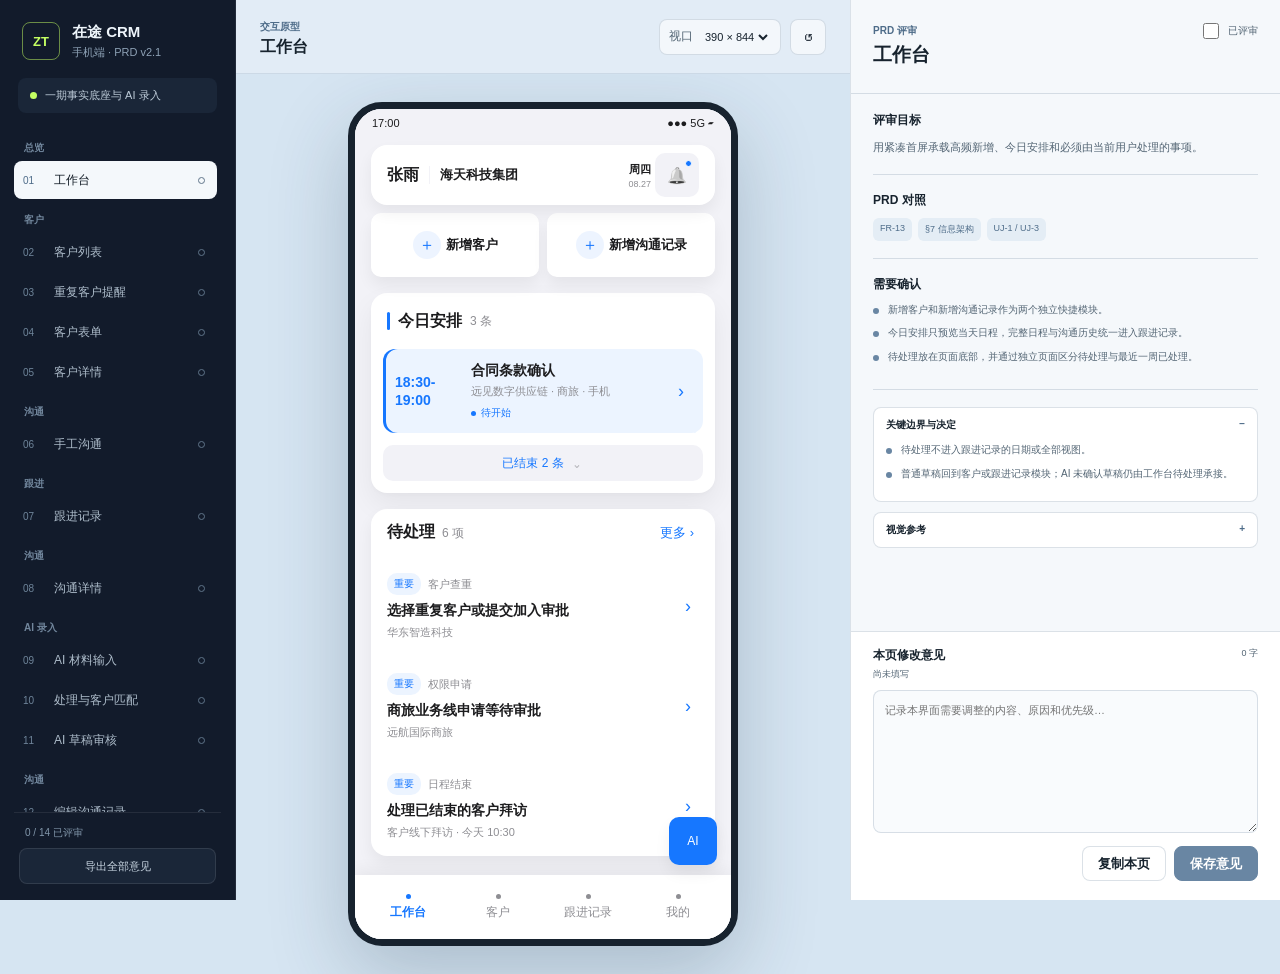
<file: index.html>
<!doctype html>
<html lang="zh-CN">
<head>
  <meta charset="utf-8">
  <meta name="viewport" content="width=device-width, initial-scale=1">
  <meta name="color-scheme" content="light">
  <title>在途 CRM · 手机端原型评审</title>
  <link rel="stylesheet" href="styles.css">
</head>
<body>
  <div class="review-app">
    <aside class="screen-rail" aria-label="原型页面目录">
      <header class="rail-header">
        <div class="brand-mark" aria-hidden="true">ZT</div>
        <div>
          <strong>在途 CRM</strong>
          <span>手机端 · PRD v2.1</span>
        </div>
      </header>
      <div class="rail-scope">
        <span class="scope-dot" aria-hidden="true"></span>
        一期事实底座与 AI 录入
      </div>
      <nav id="screenNav" class="screen-nav"></nav>
      <footer class="rail-footer">
        <span id="reviewProgress">0 / 14 已评审</span>
        <button class="quiet-button" id="exportAll" type="button">导出全部意见</button>
      </footer>
    </aside>

    <main class="prototype-stage">
      <header class="stage-toolbar">
        <div>
          <span class="stage-kicker">交互原型</span>
          <strong id="stageTitle">工作台</strong>
        </div>
        <div class="toolbar-actions">
          <label class="device-select">
            <span>视口</span>
            <select id="deviceSize" aria-label="选择手机视口">
              <option value="390x844">390 × 844</option>
              <option value="375x667">375 × 667</option>
              <option value="430x932">430 × 932</option>
            </select>
          </label>
          <button class="icon-button" id="resetPrototype" type="button" title="重置原型状态" aria-label="重置原型状态">↺</button>
        </div>
      </header>

      <section class="phone-zone" aria-label="手机原型画布">
        <div class="phone-shell" id="phoneShell" data-size="390x844">
          <div id="phoneScreen" class="phone-screen"></div>
        </div>
      </section>
    </main>

    <aside class="review-panel" aria-label="当前页面 PRD 评审内容">
      <header class="review-header">
        <div>
          <span class="stage-kicker">PRD 评审</span>
          <h1 id="reviewTitle">工作台</h1>
        </div>
        <label class="review-check">
          <input id="reviewDone" type="checkbox">
          <span>已评审</span>
        </label>
      </header>

      <div id="reviewContent" class="review-content"></div>

      <section class="feedback-area" aria-labelledby="feedbackTitle">
        <div class="feedback-heading">
          <div>
            <h2 id="feedbackTitle">本页修改意见</h2>
            <span id="saveState" role="status">尚未填写</span>
          </div>
          <span id="commentCount">0 字</span>
        </div>
        <textarea id="reviewNotes" rows="7" maxlength="3000" placeholder="记录本界面需要调整的内容、原因和优先级…"></textarea>
        <div class="feedback-actions">
          <button class="secondary-button" id="copyCurrent" type="button">复制本页</button>
          <button class="primary-button" id="saveCurrent" type="button">保存意见</button>
        </div>
      </section>
    </aside>
  </div>

  <noscript>此原型需要启用 JavaScript 才能切换页面并保存评审意见。</noscript>
  <script src="logic.js"></script>
  <script src="app.js"></script>
</body>
</html>
</file>
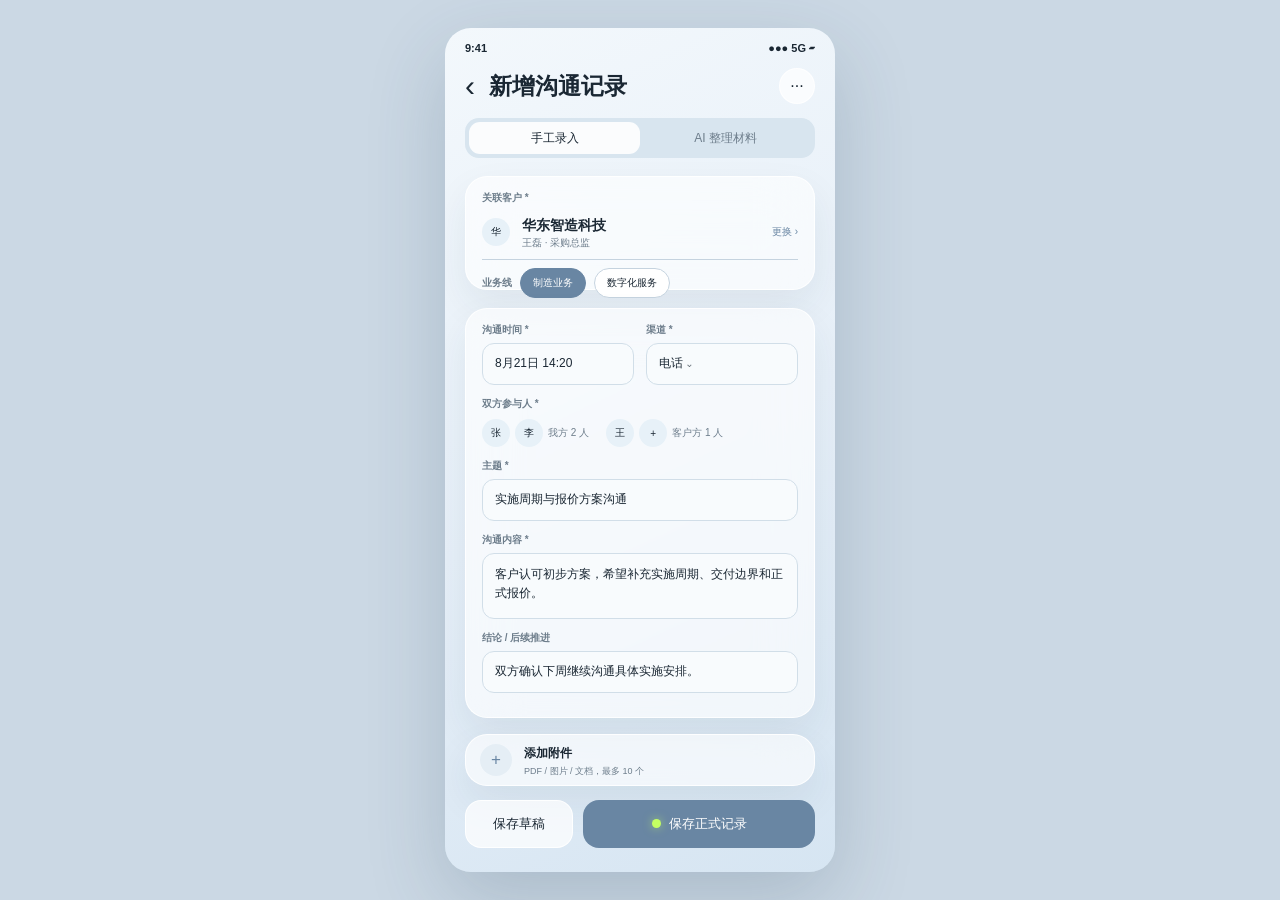
<file: figma-crm-generator/entry-example-preview.html>
<!doctype html>
<html lang="zh-CN">
<head>
  <meta charset="utf-8">
  <meta name="viewport" content="width=device-width,initial-scale=1">
  <title>新增沟通记录 · 示例</title>
  <style>
    *{box-sizing:border-box}body{margin:0;min-height:100vh;display:grid;place-items:center;background:#cbd8e4;font-family:-apple-system,BlinkMacSystemFont,"PingFang SC",sans-serif;color:#1a2733}.phone{position:relative;width:390px;height:844px;overflow:hidden;border-radius:26px;background:linear-gradient(155deg,#f3f8fc 0%,#e6eff8 52%,#d6e5f2 100%);box-shadow:0 28px 80px rgba(39,68,94,.2);padding:14px 20px}.status{display:flex;justify-content:space-between;font-size:11px;font-weight:600}.top{height:64px;display:flex;align-items:center;gap:14px}.back{font-size:30px}.top h1{font-size:23px;margin:0;flex:1}.more{width:36px;height:36px;border-radius:50%;display:grid;place-items:center;background:rgba(255,255,255,.7);border:1px solid rgba(255,255,255,.85)}.seg{height:40px;padding:4px;border-radius:14px;background:#d8e5ef;display:grid;grid-template-columns:1fr 1fr;font-size:12px}.seg span{display:grid;place-items:center;color:#6d7d8b}.seg .active{border-radius:11px;background:rgba(255,255,255,.9);color:#1a2733}.glass{background:rgba(255,255,255,.62);border:1px solid rgba(255,255,255,.85);box-shadow:0 16px 38px rgba(26,50,72,.07);backdrop-filter:blur(26px);border-radius:22px}.assoc{margin-top:18px;height:114px;padding:14px 16px}.label{font-size:10px;color:#6d7d8b;font-weight:600}.customer{display:flex;align-items:center;margin-top:10px}.avatar{width:28px;height:28px;border-radius:50%;display:grid;place-items:center;background:#e7f1f8;font-size:10px}.who{margin-left:12px;line-height:1.3}.who b{font-size:14px}.who small{display:block;color:#6d7d8b;font-size:10px}.change{margin-left:auto;color:#6986a3;font-size:10px}.business{border-top:1px solid #c5d3df;margin-top:10px;padding-top:8px;display:flex;align-items:center;gap:8px}.chip{font-size:10px;border-radius:15px;padding:7px 12px;background:#fff;border:1px solid #c5d3df}.chip.on{background:#6986a3;color:#fff;border-color:#6986a3}.form{margin-top:18px;height:410px;padding:14px 16px}.row{display:grid;grid-template-columns:1fr 1fr;gap:12px}.field{margin-bottom:12px}.input{margin-top:6px;border-radius:12px;border:1px solid #d1dee8;background:#f8fbfd;min-height:42px;padding:11px 12px;font-size:12px}.avatars{display:flex;align-items:center;gap:5px;margin-top:8px}.avatars small{color:#6d7d8b;font-size:10px;margin-right:12px}.textarea{min-height:66px;line-height:1.55}.attach{margin-top:16px;height:52px;padding:9px 14px;display:flex;align-items:center}.plus{width:32px;height:32px;border-radius:50%;background:#e5eef5;display:grid;place-items:center;color:#6986a3;font-size:17px}.attach-copy{margin-left:12px}.attach-copy b{font-size:12px}.attach-copy small{display:block;font-size:9px;color:#6d7d8b;margin-top:3px}.actions{position:absolute;left:20px;right:20px;bottom:24px;height:48px;display:grid;grid-template-columns:108px 1fr;gap:10px}.btn{border:0;border-radius:16px;font:600 13px inherit}.secondary{background:rgba(255,255,255,.72);color:#1a2733;border:1px solid rgba(255,255,255,.9)}.primary{background:#6986a3;color:#fff;position:relative}.dot{width:9px;height:9px;border-radius:50%;background:#c4ff62;display:inline-block;margin-right:8px;box-shadow:0 0 10px rgba(196,255,98,.55)}
  </style>
</head>
<body>
  <main class="phone">
    <div class="status"><span>9:41</span><span>●●● 5G ▰</span></div>
    <header class="top"><span class="back">‹</span><h1>新增沟通记录</h1><span class="more">···</span></header>
    <div class="seg"><span class="active">手工录入</span><span>AI 整理材料</span></div>
    <section class="glass assoc"><div class="label">关联客户 *</div><div class="customer"><span class="avatar">华</span><span class="who"><b>华东智造科技</b><small>王磊 · 采购总监</small></span><span class="change">更换 ›</span></div><div class="business"><span class="label">业务线</span><span class="chip on">制造业务</span><span class="chip">数字化服务</span></div></section>
    <section class="glass form">
      <div class="row"><div class="field"><div class="label">沟通时间 *</div><div class="input">8月21日 14:20</div></div><div class="field"><div class="label">渠道 *</div><div class="input">电话 ⌄</div></div></div>
      <div class="field"><div class="label">双方参与人 *</div><div class="avatars"><span class="avatar">张</span><span class="avatar">李</span><small>我方 2 人</small><span class="avatar">王</span><span class="avatar">+</span><small>客户方 1 人</small></div></div>
      <div class="field"><div class="label">主题 *</div><div class="input">实施周期与报价方案沟通</div></div>
      <div class="field"><div class="label">沟通内容 *</div><div class="input textarea">客户认可初步方案，希望补充实施周期、交付边界和正式报价。</div></div>
      <div class="field"><div class="label">结论 / 后续推进</div><div class="input">双方确认下周继续沟通具体实施安排。</div></div>
    </section>
    <section class="glass attach"><span class="plus">+</span><span class="attach-copy"><b>添加附件</b><small>PDF / 图片 / 文档，最多 10 个</small></span></section>
    <footer class="actions"><button class="btn secondary">保存草稿</button><button class="btn primary"><span class="dot"></span>保存正式记录</button></footer>
  </main>
</body>
</html>
</file>
<file: styles.css>
:root {
  --ink: #17232e;
  --muted: #536574;
  --faint: #8d9baa;
  --ice: #e6eff8;
  --ice-deep: #d6e5f2;
  --glass: rgba(255, 255, 255, 0.68);
  --glass-strong: rgba(255, 255, 255, 0.88);
  --line: rgba(107, 132, 154, 0.24);
  --blue: #6986a3;
  --blue-dark: #4e6c89;
  --rail: #121b2b;
  --rail-soft: #1a2638;
  --lime: #c4ff62;
  --green: #267a64;
  --green-soft: #dff3eb;
  --red: #a84645;
  --red-soft: #f7e4e3;
  --amber: #8f681c;
  --amber-soft: #f6edcf;
  --shadow: 0 20px 48px rgba(42, 67, 90, 0.14);
  font-family: -apple-system, BlinkMacSystemFont, "PingFang SC", "Microsoft YaHei", sans-serif;
  color: var(--ink);
  background: var(--ice-deep);
}

* { box-sizing: border-box; }

.visually-hidden {
  position: absolute;
  width: 1px;
  height: 1px;
  padding: 0;
  overflow: hidden;
  clip: rect(0, 0, 0, 0);
  white-space: nowrap;
  border: 0;
}

html,
body { margin: 0; min-height: 100%; }

body { min-width: 320px; background: var(--ice-deep); }

button,
input,
textarea,
select { font: inherit; letter-spacing: 0; }

button,
select,
summary,
label { -webkit-tap-highlight-color: transparent; }

button { cursor: pointer; }

button:disabled {
  cursor: not-allowed;
  opacity: .48;
}

button:focus-visible,
input:focus-visible,
textarea:focus-visible,
select:focus-visible,
summary:focus-visible {
  outline: 3px solid rgba(105, 134, 163, 0.35);
  outline-offset: 2px;
}

.review-app {
  min-height: 100vh;
  display: grid;
  grid-template-columns: 236px minmax(500px, 1fr) minmax(360px, 430px);
  background: var(--ice-deep);
}

.screen-rail {
  position: sticky;
  top: 0;
  height: 100vh;
  padding: 22px 14px 16px;
  display: flex;
  flex-direction: column;
  overflow: hidden;
  color: #eef5fb;
  background: var(--rail);
  border-right: 1px solid rgba(255, 255, 255, 0.07);
}

.rail-header { display: flex; align-items: center; gap: 12px; padding: 0 8px 18px; }

.brand-mark {
  width: 38px;
  height: 38px;
  display: grid;
  place-items: center;
  border: 1px solid rgba(196, 255, 98, 0.5);
  border-radius: 8px;
  color: var(--lime);
  font-size: 13px;
  font-weight: 800;
}

.rail-header strong { display: block; font-size: 15px; }
.rail-header span { display: block; margin-top: 3px; color: #8ea2b6; font-size: 11px; }

.rail-scope {
  margin: 0 4px 14px;
  padding: 10px 12px;
  display: flex;
  align-items: center;
  gap: 8px;
  border-radius: 8px;
  background: var(--rail-soft);
  color: #bdcbd8;
  font-size: 11px;
}

.scope-dot { width: 7px; height: 7px; border-radius: 50%; background: var(--lime); }

.screen-nav { flex: 1; overflow-y: auto; padding-right: 4px; scrollbar-width: thin; }

.nav-group { margin: 14px 10px 6px; color: #71869c; font-size: 10px; font-weight: 700; }

.screen-link {
  width: 100%;
  min-height: 38px;
  display: grid;
  grid-template-columns: 24px minmax(0, 1fr) 10px;
  align-items: center;
  gap: 7px;
  margin: 2px 0;
  padding: 7px 9px;
  border: 0;
  border-radius: 8px;
  color: #aebdcb;
  background: transparent;
  text-align: left;
  font-size: 12px;
}

.screen-link:hover { background: rgba(255, 255, 255, 0.05); color: #fff; }
.screen-link.active { color: #111b25; background: #f4f8fb; }
.screen-link .screen-index { color: #6f859a; font-size: 10px; font-variant-numeric: tabular-nums; }
.screen-link.active .screen-index { color: var(--blue-dark); }
.screen-link .screen-name { overflow: hidden; text-overflow: ellipsis; white-space: nowrap; }
.review-dot { width: 7px; height: 7px; border-radius: 50%; border: 1px solid #60758a; }
.review-dot.done { border-color: var(--lime); background: var(--lime); }

.rail-footer { padding: 13px 5px 0; border-top: 1px solid rgba(255, 255, 255, 0.08); }
.rail-footer span { display: block; margin: 0 6px 8px; color: #8297ab; font-size: 10px; }

.quiet-button {
  width: 100%;
  min-height: 36px;
  border: 1px solid rgba(255, 255, 255, 0.1);
  border-radius: 8px;
  color: #cbd8e4;
  background: var(--rail-soft);
  font-size: 11px;
}

.prototype-stage { min-width: 0; display: flex; flex-direction: column; background: var(--ice-deep); }

.stage-toolbar {
  height: 74px;
  padding: 0 24px;
  display: flex;
  align-items: center;
  justify-content: space-between;
  border-bottom: 1px solid rgba(91, 120, 145, 0.16);
  background: rgba(230, 239, 248, 0.78);
}

.stage-toolbar strong { display: block; margin-top: 3px; font-size: 16px; }
.stage-kicker { color: var(--blue-dark); font-size: 10px; font-weight: 800; }
.toolbar-actions { display: flex; align-items: center; gap: 9px; }

.device-select {
  height: 36px;
  padding: 0 9px;
  display: flex;
  align-items: center;
  gap: 8px;
  border: 1px solid var(--line);
  border-radius: 8px;
  background: rgba(255, 255, 255, 0.58);
  color: var(--muted);
  font-size: 12px;
}

.device-select select { border: 0; color: var(--ink); background: transparent; font-size: 11px; }

.icon-button {
  width: 36px;
  height: 36px;
  display: grid;
  place-items: center;
  border: 1px solid var(--line);
  border-radius: 8px;
  color: var(--ink);
  background: rgba(255, 255, 255, 0.6);
  font-size: 18px;
}

.phone-zone { flex: 1; min-height: 0; padding: 28px; display: grid; place-items: center; overflow: auto; }

.phone-shell {
  position: relative;
  width: 390px;
  height: 844px;
  flex: 0 0 auto;
  overflow: hidden;
  border: 7px solid #17222e;
  border-radius: 34px;
  background: var(--ice);
  box-shadow: 0 28px 80px rgba(35, 58, 80, 0.24), inset 0 0 0 1px rgba(255,255,255,.4);
  transform-origin: center;
}

.phone-shell[data-size="375x667"] { width: 375px; height: 667px; border-radius: 30px; }
.phone-shell[data-size="430x932"] { width: 430px; height: 932px; border-radius: 38px; }

.phone-screen { width: 100%; height: 100%; overflow: hidden; background: var(--ice); }

.mobile-app { position: relative; height: 100%; display: flex; flex-direction: column; }

.mobile-status {
  height: 28px;
  padding: 8px 17px 0;
  display: flex;
  align-items: flex-start;
  justify-content: space-between;
  flex: 0 0 auto;
  color: var(--ink);
  font-size: 11px;
  font-weight: 700;
}

.mobile-status .signal { font-size: 11px; }

.mobile-header {
  min-height: 56px;
  padding: 8px 14px 10px;
  display: flex;
  align-items: center;
  gap: 10px;
  flex: 0 0 auto;
}

.mobile-header-copy { min-width: 0; flex: 1; }
.mobile-header-title-row { min-width: 0; display: flex; align-items: center; gap: 10px; }
.mobile-header h2 { margin: 0; overflow: hidden; text-overflow: ellipsis; white-space: nowrap; font-size: 21px; line-height: 1.2; }
.mobile-header p { margin: 3px 0 0; color: var(--muted); font-size: 12px; }
.header-text-action { min-height: 36px; flex: 0 0 auto; padding: 0 4px; border: 0; color: var(--blue-dark); background: transparent; font-size: 12px; font-weight: 700; }
.draft-count-action { min-height: 32px; padding: 0 2px; color: var(--muted); font-size: 11px; font-weight: 600; }

.mobile-icon-button {
  width: 44px;
  height: 44px;
  flex: 0 0 auto;
  display: grid;
  place-items: center;
  border: 1px solid rgba(255,255,255,.8);
  border-radius: 50%;
  color: var(--ink);
  background: rgba(255,255,255,.62);
  font-size: 20px;
}

.mobile-icon-button.small { width: 44px; height: 44px; font-size: 16px; }

.mobile-scroll { flex: 1; min-height: 0; overflow-y: auto; overscroll-behavior: contain; padding: 0 14px 20px; scrollbar-width: none; }
.mobile-scroll::-webkit-scrollbar { display: none; }
.no-page-header .mobile-scroll { padding-top: 6px; }
.has-bottom-nav .mobile-scroll { padding-bottom: 76px; }

.mobile-bottom-nav {
  height: 62px;
  flex: 0 0 auto;
  display: grid;
  grid-template-columns: repeat(4, 1fr);
  padding: 7px 8px 8px;
  border-top: 1px solid rgba(94, 120, 143, 0.16);
  background: rgba(248, 251, 253, 0.9);
  backdrop-filter: blur(22px);
}

.bottom-nav-button {
  min-width: 0;
  border: 0;
  border-radius: 8px;
  color: var(--muted);
  background: transparent;
  font-size: 12px;
}

.bottom-nav-button::before { content: ""; display: block; width: 5px; height: 5px; margin: 0 auto 5px; border-radius: 50%; background: #b7c5d1; }
.bottom-nav-button.active { color: var(--ink); font-weight: 700; }
.bottom-nav-button.active::before { background: var(--lime); box-shadow: 0 0 0 3px rgba(196, 255, 98, 0.26); }

.glass-panel,
.mobile-card,
.form-section,
.list-panel {
  border: 1px solid rgba(255, 255, 255, 0.82);
  border-radius: 18px;
  background: var(--glass);
  box-shadow: 0 12px 30px rgba(45, 70, 93, 0.07);
  backdrop-filter: blur(24px);
}

.glass-panel { padding: 14px; margin-bottom: 11px; }
.mobile-card { padding: 13px; margin-bottom: 9px; }
.list-panel { overflow: hidden; margin-bottom: 11px; }

.section-heading { display: flex; align-items: center; justify-content: space-between; gap: 10px; margin: 2px 2px 9px; }
.section-heading h3 { margin: 0; font-size: 13px; }
.section-heading span { color: var(--muted); font-size: 11px; }

.mobile-greeting { margin-bottom: 13px; }
.mobile-greeting strong { display: block; font-size: 17px; }
.mobile-greeting span { display: block; margin-top: 4px; color: var(--muted); font-size: 12px; }

.workbench-identity {
  position: relative;
  min-height: 50px;
  padding: 0 8px 0 15px;
  display: flex;
  align-items: center;
  justify-content: space-between;
  gap: 12px;
  border: 1px solid rgba(255, 255, 255, 0.72);
  border-radius: 8px;
  background: linear-gradient(120deg, rgba(113, 166, 218, 0.34), rgba(225, 239, 251, 0.78));
  box-shadow: 0 10px 24px rgba(64, 105, 143, 0.08);
}

.workbench-head-tools { display: flex; align-items: center; gap: 4px; }
.workbench-header-date { min-width: 42px; display: grid; gap: 2px; text-align: right; }
.workbench-header-date strong { font-size: 11px; }
.workbench-header-date small { color: var(--muted); font-size: 9px; font-variant-numeric: tabular-nums; }

.workbench-person { min-width: 0; display: flex; align-items: center; gap: 10px; }
.workbench-person strong { flex: 0 0 auto; font-size: 16px; }
.workbench-person > span:last-child { overflow: hidden; color: var(--blue-dark); font-size: 13px; font-weight: 700; text-overflow: ellipsis; white-space: nowrap; }
.identity-divider { width: 1px; height: 18px; background: rgba(78, 108, 137, 0.34); }
.workbench-notification { position: relative; width: 44px; height: 44px; flex: 0 0 44px; display: grid; place-items: center; border: 0; border-radius: 50%; color: var(--blue-dark); background: rgba(255, 255, 255, 0.52); }
.workbench-notification > span { filter: grayscale(1); font-size: 16px; }
.workbench-notification > i { position: absolute; top: 7px; right: 7px; width: 7px; height: 7px; border: 1px solid #fff; border-radius: 50%; background: #d64b48; }
.workbench-notification-panel { position: absolute; z-index: 18; top: 52px; right: 0; width: 256px; padding: 10px; border: 1px solid rgba(105, 128, 145, 0.2); border-radius: 8px; background: #fff; box-shadow: 0 14px 34px rgba(31, 54, 75, 0.2); }
.notification-panel-heading { min-height: 32px; display: flex; align-items: center; justify-content: space-between; }
.notification-panel-heading strong { font-size: 13px; }
.notification-panel-heading span { color: var(--muted); font-size: 10px; }
.notification-item { padding: 9px 0; border-top: 1px solid var(--line); }
.notification-item strong,
.notification-item small { display: block; }
.notification-item strong { font-size: 12px; }
.notification-item small { margin-top: 3px; color: var(--muted); font-size: 10px; }

.workbench-actions { display: grid; grid-template-columns: 1fr 1fr; gap: 8px; margin: 8px 0 10px; }
.workbench-actions button { display: inline-flex; align-items: center; justify-content: center; gap: 5px; }
.workbench-actions button > span { font-size: 16px; font-weight: 500; }
.workbench-action-module { min-height: 64px; padding: 0 12px; border: 1px solid rgba(255, 255, 255, 0.84); border-radius: 8px; color: var(--ink); background: rgba(255, 255, 255, 0.72); box-shadow: 0 8px 22px rgba(45, 70, 93, 0.06); }
.workbench-action-module > span { width: 28px; height: 28px; display: grid; place-items: center; border-radius: 50%; color: var(--blue-dark); background: #dce9f3; }
.workbench-action-module.follow-up-module { color: #fff; border-color: var(--blue); background: var(--blue); }
.workbench-action-module.follow-up-module > span { color: var(--blue-dark); background: #f1f7fb; }
.workbench-action-module strong { font-size: 13px; }

.workbench-overview-card { overflow: hidden; margin-bottom: 10px; border: 1px solid rgba(255, 255, 255, 0.84); border-radius: 8px; background: rgba(255, 255, 255, 0.72); box-shadow: 0 8px 22px rgba(45, 70, 93, 0.06); }
.schedule-preview-card { border-left: 4px solid #c7922f; }
.schedule-preview-card .heading-summary { align-items: center; }
.follow-up-color-label { width: 9px; height: 9px; flex: 0 0 9px; border-radius: 3px; background: currentColor; }
.schedule-preview-card .follow-up-color-label { color: #c7922f; }
.workbench-date { min-height: 52px; padding: 9px 13px; display: flex; flex-direction: column; justify-content: center; background: linear-gradient(105deg, rgba(177, 216, 247, 0.72), rgba(232, 244, 252, 0.88)); }
.workbench-date strong { color: var(--ink); font-size: 15px; }
.workbench-date span { margin-top: 2px; color: var(--muted); font-size: 11px; font-variant-numeric: tabular-nums; }
.pending-overview .workbench-card-heading { min-height: 52px; }
.workbench-overview-card .todo-row { padding-right: 14px; }
.workbench-overview-card .item-action { white-space: nowrap; }

.workbench-card-heading { min-height: 52px; padding: 0 14px; display: flex; align-items: center; justify-content: space-between; border-bottom: 1px solid var(--line); }
.workbench-card-heading h3 { margin: 0; font-size: 16px; }
.workbench-card-heading span { color: var(--muted); font-size: 12px; }
.heading-summary { min-width: 0; display: flex; align-items: baseline; gap: 7px; }
.section-more { min-width: 44px; min-height: 44px; padding: 0; border: 0; color: var(--blue-dark); background: transparent; font-size: 13px; }
.workbench-card-list { overflow: hidden; }
.workbench-empty { padding: 16px 13px; color: var(--muted); font-size: 11px; text-align: center; }
.schedule-row { width: 100%; min-height: 78px; padding: 12px 14px 12px 18px; display: grid; grid-template-columns: 78px minmax(0, 1fr) 14px; align-items: center; gap: 10px; border: 0; border-bottom: 1px solid var(--line); color: var(--ink); background: transparent; text-align: left; }
.schedule-row:last-child { border-bottom: 0; }
.schedule-row time { display: grid; color: #996619; font-size: 14px; font-weight: 800; font-variant-numeric: tabular-nums; }
.follow-up-preview-copy { min-width: 0; }
.follow-up-preview-copy > strong { display: block; overflow: hidden; font-size: 14px; text-overflow: ellipsis; white-space: nowrap; }
.follow-up-preview-copy > small { display: block; margin-top: 5px; overflow: hidden; color: var(--muted); font-size: 11px; text-overflow: ellipsis; white-space: nowrap; }
.schedule-state { width: max-content; margin-top: 5px; color: #8d5b11; font-size: 9px; font-weight: 700; }
.schedule-state.progress { color: var(--green); }
.schedule-state.upcoming { color: #287255; }
.schedule-state.ended,
.schedule-state.recorded { color: #7b8791; }
.workbench-schedule.upcoming { background: #f3faf7; box-shadow: inset 3px 0 0 #4c9778; }
.workbench-schedule.upcoming time { color: #287255; }
.workbench-schedule.upcoming .follow-up-preview-copy > strong { color: #203c32; }
.workbench-schedule.ended,
.workbench-schedule.recorded { background: #f3f5f6; }
.workbench-schedule.ended time,
.workbench-schedule.recorded time,
.workbench-schedule.ended .follow-up-preview-copy > strong,
.workbench-schedule.recorded .follow-up-preview-copy > strong { color: #7b8791; }
.section-link { min-height: 44px; padding: 0 2px; border: 0; color: var(--blue-dark); background: transparent; font-size: 11px; }
.todo-row { width: 100%; min-height: 92px; padding: 12px 14px; display: grid; grid-template-columns: minmax(0, 1fr) 14px; align-items: center; gap: 10px; border: 0; border-bottom: 1px solid var(--line); color: var(--ink); background: transparent; text-align: left; }
.todo-row:last-child { border-bottom: 0; }
.todo-row:hover { background: rgba(255, 255, 255, 0.42); }
.priority-label { min-height: 22px; display: inline-grid; place-items: center; border-radius: 6px; font-size: 10px; font-weight: 700; }
.priority-label.important { color: var(--red); background: var(--red-soft); }
.priority-label.normal { color: var(--blue-dark); background: #e3edf5; }
.todo-kind { min-height: 22px; padding: 0 7px; display: inline-grid; place-items: center; border-radius: 4px; color: var(--blue-dark); background: #e3edf5; font-size: 10px; font-weight: 700; white-space: nowrap; }
.todo-kind.important { color: var(--amber); background: var(--amber-soft); }
.todo-copy { min-width: 0; }
.todo-labels { display: flex; align-items: center; gap: 7px; }
.todo-labels > small { color: var(--muted); font-size: 11px; }
.todo-copy > strong { display: block; margin-top: 6px; overflow: hidden; font-size: 14px; line-height: 1.35; text-overflow: ellipsis; white-space: nowrap; }
.todo-copy > .todo-context { display: block; margin-top: 5px; overflow: hidden; color: var(--muted); font-size: 11px; text-overflow: ellipsis; white-space: nowrap; }
.empty-schedule { padding: 24px 12px; color: var(--muted); font-size: 12px; text-align: center; }
.pending-list-full { margin-top: 2px; }
.processed-row { grid-template-columns: minmax(0, 1fr); }
.schedule-row .item-action,
.todo-row .item-action { font-size: 18px; }

.system-item { width: 100%; padding: 12px 13px; display: grid; grid-template-columns: 9px minmax(0,1fr) auto; align-items: center; gap: 10px; border: 0; border-bottom: 1px solid var(--line); color: var(--ink); background: transparent; text-align: left; }
.system-item:last-child { border-bottom: 0; }
.system-item:hover { background: rgba(255,255,255,.38); }
.item-dot { width: 7px; height: 7px; border-radius: 50%; background: var(--blue); }
.item-dot.warning { background: #d69b31; }
.item-dot.danger { background: #c95b59; }
.item-dot.success { background: var(--green); }
.system-copy { min-width: 0; }
.system-copy strong { display: block; font-size: 13px; }
.system-copy span { display: block; margin-top: 3px; overflow: hidden; text-overflow: ellipsis; white-space: nowrap; color: var(--muted); font-size: 11px; }
.item-action { color: var(--blue-dark); font-size: 11px; }

.quick-grid { display: grid; grid-template-columns: repeat(3, 1fr); gap: 7px; margin-bottom: 12px; }
.quick-action { min-height: 68px; padding: 10px 6px; border: 1px solid rgba(255,255,255,.8); border-radius: 14px; color: var(--ink); background: rgba(255,255,255,.58); font-size: 12px; }
.quick-action span { width: 24px; height: 24px; margin: 0 auto 7px; display: grid; place-items: center; border-radius: 50%; color: var(--blue-dark); background: #dfeaf3; font-size: 15px; }

.search-row { display: grid; grid-template-columns: minmax(0,1fr) 38px; gap: 8px; margin-bottom: 10px; }
.search-box { min-width: 0; height: 44px; padding: 0 13px; border: 1px solid rgba(255,255,255,.82); border-radius: 13px; color: var(--ink); background: rgba(255,255,255,.63); font-size: 13px; }
.search-box::placeholder { color: #8c9ba8; }

.customer-search-row { display: grid; grid-template-columns: minmax(0, 1fr) auto; gap: 8px; margin-bottom: 8px; }
.customer-filter-button { min-width: 72px; height: 44px; padding: 0 10px; display: inline-flex; align-items: center; justify-content: center; gap: 5px; border: 1px solid rgba(255,255,255,.82); border-radius: 8px; color: var(--ink); background: rgba(255,255,255,.68); font-size: 12px; font-weight: 700; }
.customer-filter-button b { min-width: 18px; height: 18px; display: grid; place-items: center; border-radius: 9px; color: #fff; background: var(--blue-dark); font-size: 10px; }
.quick-filter-strip { margin: 0 -14px 9px; padding: 0 14px 3px; display: flex; gap: 6px; overflow-x: auto; scrollbar-width: none; }
.quick-filter-strip::-webkit-scrollbar { display: none; }
.quick-filter-tag,
.quick-filter-control { min-height: 34px; flex: 0 0 auto; padding: 0 10px; border: 1px solid var(--line); border-radius: 17px; color: var(--ink); background: rgba(255,255,255,.72); font-size: 11px; white-space: nowrap; }
.quick-filter-tag { color: var(--blue-dark); border-color: rgba(71, 111, 148, .24); background: #edf4f9; }
.quick-filter-tag span { margin-left: 3px; }
.customer-list-toolbar { min-height: 40px; display: flex; align-items: center; justify-content: space-between; gap: 8px; border-bottom: 1px solid var(--line); }
.customer-list-toolbar > strong { font-size: 12px; }
.customer-sort-menu { position: relative; }
.customer-sort-trigger { min-height: 34px; padding: 0 4px 0 10px; border: 0; color: var(--muted); background: transparent; font-size: 11px; }
.compact-menu { position: absolute; z-index: 10; top: 36px; right: 0; width: 118px; overflow: hidden; border: 1px solid var(--line); border-radius: 7px; background: #fff; box-shadow: 0 10px 24px rgba(31,54,75,.16); }
.compact-menu button { width: 100%; min-height: 38px; padding: 0 11px; border: 0; border-bottom: 1px solid var(--line); color: var(--ink); background: #fff; font-size: 11px; text-align: left; }
.compact-menu button:last-child { border-bottom: 0; }
.compact-menu button.active { color: var(--blue-dark); background: #edf4f9; font-weight: 700; }
.customer-results { border-top-left-radius: 0; border-top-right-radius: 0; }
.customer-module-tabs { min-height: 48px; margin: 0 0 16px; display: grid; grid-template-columns: repeat(3, minmax(0, 1fr)); gap: 8px; }
.customer-module-tab { position: relative; min-width: 0; min-height: 48px; padding: 0 4px; border: 0; border-radius: 0; color: var(--muted); background: transparent; font-size: 14px; }
.customer-module-tab.active { color: var(--ink); }
.customer-module-tab.active::after { content: ""; position: absolute; right: 16px; bottom: 0; left: 16px; height: 3px; border-radius: 999px; background: var(--blue-dark); }
.customer-module-content { min-height: 280px; }
.customer-state-toolbar { margin-bottom: 8px; }
.customer-state-list .customer-state-row { grid-template-columns: minmax(0, 1fr) 14px; }
.customer-state-row .item-action { color: var(--muted); font-size: 16px; }

.choice-field { display: grid; gap: 7px; margin-top: 10px; }
.choice-field > span { color: var(--ink); font-size: 12px; font-weight: 700; }
.choice-field em { color: var(--red); font-style: normal; }
.choice-row { display: grid; grid-template-columns: repeat(4, minmax(0, 1fr)); gap: 6px; }
.choice-row.compact { grid-template-columns: repeat(3, minmax(0, 1fr)); }
.choice-button { min-width: 0; min-height: 38px; padding: 0 6px; border: 1px solid var(--line); border-radius: 6px; color: var(--muted); background: #fff; font-size: 11px; }
.choice-button.active { color: #fff; border-color: var(--blue-dark); background: var(--blue-dark); }

.inline-ai-entry { width: 100%; min-height: 62px; margin-bottom: 10px; padding: 9px 11px; display: grid; grid-template-columns: 34px minmax(0, 1fr) 12px; align-items: center; gap: 10px; border: 1px solid rgba(71,111,148,.24); border-radius: 8px; color: var(--ink); background: #edf4f9; text-align: left; }
.inline-ai-entry > span:nth-child(2) { min-width: 0; display: grid; gap: 4px; }
.inline-ai-entry strong { font-size: 12px; }
.inline-ai-entry small { color: var(--muted); font-size: 10px; line-height: 1.35; }
.inline-ai-entry > span:last-child { color: var(--blue-dark); font-size: 17px; }
.inline-ai-icon { width: 32px; height: 32px; display: grid; place-items: center; border-radius: 7px; color: #fff; background: var(--blue-dark); font-size: 10px; font-weight: 800; }

.customer-filter-overlay { position: absolute; z-index: 26; inset: 0; display: flex; align-items: flex-end; }
.filter-sheet-scrim { position: absolute; inset: 0; border: 0; background: rgba(17, 31, 44, .34); }
.customer-filter-sheet { position: relative; z-index: 1; width: 100%; max-height: 88%; display: flex; flex-direction: column; border-radius: 8px 8px 0 0; background: #f8fbfd; box-shadow: 0 -14px 34px rgba(31,54,75,.18); }
.customer-filter-sheet > header { min-height: 52px; padding: 0 14px; display: flex; align-items: center; justify-content: space-between; border-bottom: 1px solid var(--line); }
.customer-filter-sheet > header strong { font-size: 16px; }
.customer-filter-sheet > header .text-button { min-width: 44px; padding: 0; }
.customer-filter-body { min-height: 0; padding: 2px 14px 12px; overflow-y: auto; }
.sheet-filter-group { padding: 11px 0; border-bottom: 1px solid var(--line); }
.sheet-filter-group > span,
.sheet-region > span { display: block; margin-bottom: 8px; color: var(--ink); font-size: 12px; font-weight: 700; }
.sheet-filter-group > div { display: flex; flex-wrap: wrap; gap: 7px; }
.sheet-option { min-height: 36px; padding: 0 11px; border: 1px solid var(--line); border-radius: 6px; color: var(--ink); background: #fff; font-size: 11px; }
.sheet-option.active { color: #fff; border-color: var(--blue-dark); background: var(--blue-dark); }
.sheet-region { display: block; padding: 11px 0; }
.sheet-region select { width: 100%; height: 42px; padding: 0 10px; border: 1px solid var(--line); border-radius: 6px; color: var(--ink); background: #fff; }
.filter-result-button { margin: 8px 14px 14px; flex: 0 0 44px; }

.filter-panel { margin-bottom: 10px; padding: 11px; border: 1px solid rgba(255,255,255,.82); border-radius: 14px; background: rgba(255,255,255,.56); }
.filter-row { margin-top: 8px; display: flex; flex-wrap: wrap; gap: 6px; }
.filter-scope { display: flex; align-items: center; justify-content: space-between; gap: 12px; margin-bottom: 10px; font-size: 12px; }
.filter-scope span, .filter-label { color: var(--muted); font-size: 11px; }
.filter-label-spaced { display: block; margin-top: 14px; }
.collaboration-role-row { padding: 12px 0; border-top: 1px solid rgba(105,128,145,.16); }
.collaboration-role-head { display: flex; align-items: flex-start; justify-content: space-between; gap: 10px; }
.collaboration-role-head > span:first-child { min-width: 0; display: grid; gap: 3px; }
.collaboration-role-head strong { font-size: 13px; }
.collaboration-role-head small { color: var(--muted); font-size: 11px; line-height: 1.45; }
.collaboration-role-row .field { margin-top: 10px; }
.form-subheading { display: flex; align-items: center; justify-content: space-between; gap: 10px; margin: 4px 0 2px; padding-bottom: 8px; border-bottom: 1px solid rgba(105,128,145,.16); }
.form-subheading strong { font-size: 13px; }
.form-subheading span { color: var(--muted); font-size: 11px; }
.form-subheading.owner-heading { margin-top: 18px; }
.add-owner-button { margin-top: 4px; }
.compact-textarea { min-height: 58px; }
.customer-address-row { margin-top: 12px; padding-top: 12px; border-top: 1px solid rgba(105,128,145,.16); }
.customer-address-head { display: flex; align-items: center; gap: 10px; }
.customer-address-head strong { margin-right: auto; font-size: 13px; }
.customer-address-head label { display: inline-flex; align-items: center; gap: 4px; color: var(--muted); font-size: 11px; }
.customer-address-head input { width: 16px; height: 16px; }
.add-address-button { margin-top: 10px; }
.customer-detail-identity { margin-bottom: 10px; }
.customer-detail-identity > span { display: block; margin: -2px 2px 9px; color: var(--muted); font-size: 11px; }
.customer-relations-panel { overflow: hidden; margin: 0 -14px 10px; border-top: 1px solid var(--line); border-bottom: 1px solid var(--line); background: rgba(255,255,255,.72); }
.customer-relations-panel > .section-heading { min-height: 44px; margin: 0; padding: 0 14px; border-bottom: 1px solid var(--line); }
.customer-relations-panel .section-heading > div { display: flex; align-items: baseline; gap: 7px; }
.customer-relation-list { display: grid; }
.customer-relation-row { min-height: 60px; display: grid; grid-template-columns: 46px minmax(0, 1fr); align-items: stretch; border-bottom: 1px solid var(--line); }
.customer-relation-row:last-child { border-bottom: 0; }
.relation-checkbox { display: grid; place-items: center; cursor: pointer; }
.relation-checkbox input { position: absolute; width: 1px; height: 1px; opacity: 0; }
.relation-checkbox > span { width: 19px; height: 19px; display: grid; place-items: center; border: 1px solid #aebcc8; border-radius: 4px; color: #fff; background: #fff; font-size: 11px; font-weight: 800; }
.relation-checkbox input:checked + span { border-color: var(--blue-dark); background: var(--blue-dark); }
.customer-relation-main { min-width: 0; padding: 8px 14px 8px 0; display: flex; align-items: center; justify-content: space-between; gap: 10px; border: 0; color: var(--ink); background: transparent; text-align: left; }
.customer-relation-main > span:first-child { min-width: 0; display: grid; gap: 4px; }
.customer-relation-main strong { font-size: 13px; }
.customer-relation-main small { overflow: hidden; color: var(--muted); font-size: 10px; text-overflow: ellipsis; white-space: nowrap; }
.relation-row-end { flex: 0 0 auto; display: flex; align-items: center; gap: 8px; }
.relation-row-end i { color: var(--muted); font-size: 17px; font-style: normal; }
.customer-detail-tabs { margin: 0 -14px 10px; padding: 0 10px; border-bottom: 1px solid var(--line); }
.customer-detail-tabs .tab-button { min-width: 0; min-height: 42px; flex: 1 0 auto; padding: 0 8px; border: 0; border-bottom: 2px solid transparent; border-radius: 0; background: transparent; font-size: 11px; }
.customer-detail-tabs .tab-button.active { color: var(--blue-dark); border-bottom-color: var(--blue-dark); background: transparent; }
.customer-detail-tab-content { min-height: 170px; }
.customer-overview-section { margin: 0 -14px; border-bottom: 8px solid #edf2f5; background: rgba(255,255,255,.68); }
.customer-overview-section:last-child { border-bottom: 0; }
.customer-overview-section > .section-heading { min-height: 42px; margin: 0; padding: 0 14px; border-bottom: 1px solid var(--line); }
.customer-schedule-row { width: 100%; min-height: 72px; padding: 10px 14px; display: grid; grid-template-columns: 74px minmax(0, 1fr) 10px; align-items: center; gap: 9px; border: 0; border-bottom: 1px solid var(--line); color: var(--ink); background: transparent; text-align: left; }
.customer-schedule-row time { display: grid; gap: 4px; color: var(--muted); font-size: 10px; }
.customer-schedule-row time strong { color: #996619; font-size: 12px; }
.customer-schedule-row > span { min-width: 0; display: grid; gap: 4px; }
.customer-schedule-row > span > strong { overflow: hidden; font-size: 12px; text-overflow: ellipsis; white-space: nowrap; }
.customer-schedule-row small { color: var(--muted); font-size: 10px; }
.customer-schedule-row > i { color: var(--muted); font-style: normal; }
.customer-filter-empty { min-height: 150px; display: grid; align-content: center; justify-items: center; gap: 6px; padding: 22px; color: var(--muted); text-align: center; }
.customer-filter-empty strong { color: var(--ink); font-size: 13px; }
.customer-filter-empty span { font-size: 10px; line-height: 1.5; }
.customer-filter-empty.compact { min-height: 70px; padding: 14px; }
.customer-timeline-panel,
.customer-details-panel { margin: 0 -2px; padding: 12px 12px 2px; border: 1px solid var(--line); border-radius: 8px; background: rgba(255,255,255,.72); }
.customer-relation-sheet .fact-row dd small { display: block; margin-top: 4px; color: var(--muted); font-size: 9px; }
.relation-stage-flow { margin: 4px 0 12px; display: grid; grid-template-columns: repeat(3, minmax(0, 1fr)); border: 1px solid var(--line); border-radius: 6px; overflow: hidden; }
.relation-stage-flow span { min-height: 34px; display: grid; place-items: center; border-right: 1px solid var(--line); color: var(--muted); background: #fff; font-size: 10px; }
.relation-stage-flow span:last-child { border-right: 0; }
.relation-stage-flow span.active { color: #fff; background: var(--blue-dark); font-weight: 700; }
.relation-stage-flow span.ended.active { background: #7d8790; }
.relation-sheet-actions { margin-top: 12px; }
.recent-communication { width: 100%; padding: 10px 0; border: 0; border-top: 1px solid rgba(105,128,145,.16); background: transparent; text-align: left; }
.recent-communication:first-of-type { border-top: 0; }
.recent-communication-head { display: flex; align-items: center; justify-content: space-between; gap: 8px; }
.recent-communication-head span { color: var(--blue-dark); font-size: 11px; }
.recent-communication small { display: block; margin-top: 4px; color: var(--muted); }
.recent-communication p { margin: 6px 0 0; color: var(--text-soft); font-size: 12px; line-height: 1.55; }
.line-owner-group + .line-owner-group { margin-top: 10px; padding-top: 10px; border-top: 1px solid rgba(105,128,145,.16); }
.line-owner-title { display: block; margin-bottom: 4px; font-size: 12px; }
.compact-contact small { color: var(--blue-dark); font-weight: 500; }
.page-section-heading { margin: 2px 2px 8px; }
.inline-details { margin-top: 8px; border-top: 1px solid rgba(105,128,145,.16); }
.inline-details summary { padding: 10px 0; color: var(--blue-dark); cursor: pointer; font-size: 12px; }
.inline-details .fact-list { padding-bottom: 2px; }
.workbench-disclosure { margin: 0 0 12px; }
.workbench-disclosure summary { min-height: 44px; display: flex; align-items: center; justify-content: space-between; padding: 0 12px; cursor: pointer; list-style: none; border-radius: 12px; color: var(--muted); background: rgba(255,255,255,.46); font-size: 12px; font-weight: 700; }
.workbench-disclosure summary::-webkit-details-marker { display: none; }
.workbench-disclosure summary::after { content: "+"; color: var(--blue-dark); }
.workbench-disclosure[open] summary::after { content: "−"; }
.workbench-disclosure .list-panel { margin-top: 8px; }

.chip,
.status-chip,
.source-chip {
  display: inline-flex;
  align-items: center;
  border: 1px solid var(--line);
  border-radius: 999px;
  white-space: nowrap;
  font-size: 11px;
}

.chip { min-height: 40px; padding: 0 11px; color: var(--ink); background: rgba(255,255,255,.68); }
button.chip.active { color: #fff; border-color: var(--blue); background: var(--blue); }
.status-chip { min-height: 21px; padding: 0 7px; }
.status-chip.formal { color: var(--green); border-color: rgba(38,122,100,.22); background: var(--green-soft); }
.status-chip.draft { color: var(--amber); border-color: rgba(143,104,28,.22); background: var(--amber-soft); }
.status-chip.inactive { color: var(--red); border-color: rgba(168,70,69,.22); background: var(--red-soft); }
.source-chip { min-height: 20px; padding: 0 7px; color: var(--blue-dark); background: #e3edf5; }

.customer-card { width: 100%; padding: 13px; display: grid; grid-template-columns: 38px minmax(0,1fr) auto; gap: 10px; align-items: center; border: 0; border-bottom: 1px solid var(--line); color: var(--ink); background: transparent; text-align: left; }
.customer-card:last-child { border-bottom: 0; }
.customer-card:hover { background: rgba(255,255,255,.4); }
.customer-list-row { grid-template-columns: minmax(0, 1fr); }
.avatar { width: 38px; height: 38px; display: grid; place-items: center; border-radius: 50%; color: var(--blue-dark); background: #dfebf4; font-size: 12px; font-weight: 700; }
.customer-copy { min-width: 0; }
.customer-copy strong { display: block; overflow: hidden; text-overflow: ellipsis; white-space: nowrap; font-size: 13px; }
.customer-copy span { display: block; margin-top: 4px; color: var(--muted); font-size: 11px; line-height: 1.4; }
.customer-copy .customer-name-line { min-width: 0; margin-top: 0; display: flex; align-items: center; gap: 7px; }
.customer-name-line strong { min-width: 0; }
.customer-name-line .customer-line-count { flex: 0 0 auto; padding: 2px 5px; border-radius: 4px; color: var(--blue-dark); background: #e7eff5; font-size: 9px; font-weight: 600; line-height: 1.3; }
.customer-copy .customer-context-line { overflow: hidden; text-overflow: ellipsis; white-space: nowrap; }
.customer-meta { text-align: right; }
.customer-meta small { display: block; margin-top: 5px; color: var(--muted); font-size: 11px; }
.match-reason { color: var(--amber); font-weight: 700; }
.dedupe-name-comparison { display: grid; gap: 8px; }
.dedupe-entered-name > span,
.dedupe-comparison-label { display: block; margin-bottom: 6px; color: var(--muted); font-size: 11px; }
.dedupe-entered-name strong { display: block; color: var(--ink); font-size: 14px; overflow-wrap: anywhere; }
.dedupe-match-caption { min-height: 24px; display: flex; align-items: center; gap: 8px; color: var(--blue-dark); font-size: 10px; }
.dedupe-match-caption::before { content: ""; width: 3px; height: 16px; border-radius: 999px; background: var(--blue-dark); }
.dedupe-system-match { padding-top: 2px; }
.field-label { display: block; color: var(--muted); font-size: 12px; font-weight: 700; }

.primary-button,
.secondary-button,
.danger-button,
.text-button {
  min-height: 44px;
  padding: 0 15px;
  border-radius: 12px;
  font-weight: 700;
  font-size: 13px;
}

.primary-button { border: 1px solid var(--blue); color: #fff; background: var(--blue); }
.primary-button:hover { background: var(--blue-dark); }
.primary-button .confirm-dot { display: inline-block; width: 7px; height: 7px; margin-right: 7px; border-radius: 50%; background: var(--lime); }
.secondary-button { border: 1px solid var(--line); color: var(--ink); background: rgba(255,255,255,.74); }
.danger-button { border: 1px solid rgba(168,70,69,.26); color: var(--red); background: var(--red-soft); }
.text-button { min-height: 44px; padding: 0 5px; border: 0; color: var(--blue-dark); background: transparent; }
.full-button { width: 100%; }
.button-row { display: grid; grid-template-columns: 1fr 1.45fr; gap: 8px; margin-top: 11px; }
.button-row.equal { grid-template-columns: 1fr 1fr; }

.screen-actions { position: sticky; bottom: -20px; z-index: 5; margin: 14px -14px -20px; padding: 10px 14px 14px; background: rgba(230,239,248,.94); backdrop-filter: blur(20px); }

.mobile-segmented { height: 44px; padding: 4px; display: grid; grid-auto-flow: column; grid-auto-columns: 1fr; gap: 3px; margin-bottom: 11px; border-radius: 13px; background: rgba(198,215,230,.72); }
.segment-button { border: 0; border-radius: 10px; color: var(--muted); background: transparent; font-size: 12px; }
.segment-button.active { color: var(--ink); background: rgba(255,255,255,.86); box-shadow: 0 3px 10px rgba(51,75,97,.06); }

.form-section { margin-bottom: 9px; overflow: hidden; }
.form-section summary { min-height: 48px; padding: 0 14px; display: flex; align-items: center; justify-content: space-between; cursor: pointer; list-style: none; font-size: 13px; font-weight: 700; }
.form-section summary::-webkit-details-marker { display: none; }
.form-section summary::after { content: "+"; color: var(--blue-dark); font-size: 16px; }
.form-section[open] summary::after { content: "−"; }
.form-body { padding: 0 14px 13px; border-top: 1px solid var(--line); }
.field-grid { display: grid; grid-template-columns: 1fr 1fr; gap: 9px; }
.field { display: block; margin-top: 11px; }
.field > span { display: flex; justify-content: space-between; gap: 8px; margin-bottom: 6px; color: var(--muted); font-size: 12px; font-weight: 700; }
.field em { color: var(--red); font-style: normal; }
.field input,
.field select,
.field textarea { width: 100%; min-height: 44px; padding: 9px 11px; border: 1px solid rgba(102,129,151,.26); border-radius: 11px; color: var(--ink); background: rgba(250,252,254,.82); font-size: 14px; }
.field textarea { min-height: 84px; resize: vertical; line-height: 1.5; }
.field.has-error input,
.field.has-error textarea,
.field.has-error select { border-color: var(--red); }
.field-error { display: block; margin-top: 5px; color: var(--red); font-size: 11px; }
.field-hint { display: block; margin-top: 5px; color: var(--muted); font-size: 11px; line-height: 1.45; }
.field-action-row { display: grid; grid-template-columns: minmax(0, 1fr) auto; gap: 7px; }
.field-action-button { min-width: 58px; padding: 0 12px; border-radius: 11px; }
.dedupe-success { display: flex; align-items: center; gap: 5px; margin-top: 6px; color: var(--green); font-size: 11px; line-height: 1.4; }
.dedupe-success strong { font-size: 12px; }

.identity-strip { display: grid; grid-template-columns: 38px minmax(0,1fr) auto; gap: 10px; align-items: center; }
.identity-strip strong { display: block; font-size: 13px; }
.identity-strip span { display: block; margin-top: 3px; color: var(--muted); font-size: 11px; }
.compact-avatar { width: 34px; height: 34px; }
.tab-row { display: flex; gap: 5px; overflow-x: auto; margin: 0 -2px 10px; padding: 2px; scrollbar-width: none; }
.tab-row::-webkit-scrollbar { display: none; }
.tab-button { min-width: max-content; min-height: 44px; padding: 0 15px; border: 1px solid var(--line); border-radius: 999px; color: var(--muted); background: rgba(255,255,255,.52); font-size: 12px; }
.tab-button.active { color: #fff; border-color: var(--blue); background: var(--blue); }

.fact-list { margin: 0; }
.fact-row { padding: 10px 0; display: grid; grid-template-columns: 84px minmax(0,1fr); gap: 8px; border-bottom: 1px solid var(--line); font-size: 12px; }
.fact-row:last-child { border-bottom: 0; }
.fact-row dt { color: var(--muted); }
.fact-row dd { margin: 0; text-align: right; overflow-wrap: anywhere; }

.timeline { position: relative; margin-left: 4px; padding-left: 18px; }
.timeline::before { content: ""; position: absolute; left: 4px; top: 6px; bottom: 7px; width: 1px; background: #b8c9d7; }
.timeline-item { position: relative; padding: 0 0 15px; }
.timeline-item::before { content: ""; position: absolute; left: -18px; top: 4px; width: 9px; height: 9px; border: 2px solid var(--ice); border-radius: 50%; background: var(--lime); box-shadow: 0 0 0 1px rgba(105,134,163,.3); }
.timeline-item strong { display: block; font-size: 13px; }
.timeline-item span { display: block; margin-top: 3px; color: var(--muted); font-size: 11px; line-height: 1.5; }
.customer-timeline-record { width: 100%; padding: 0 0 15px; border: 0; color: var(--ink); background: transparent; text-align: left; }
.customer-timeline-record p { margin: 6px 0 0; color: var(--muted); font-size: 11px; line-height: 1.5; }

.records-content-controls { min-height: 44px; margin-bottom: 10px; display: flex; align-items: center; justify-content: space-between; gap: 10px; }
.records-type-filters { min-width: 0; display: flex; align-items: center; gap: 7px; }
.records-type-filters button { min-height: 32px; padding: 0 10px; display: inline-flex; align-items: center; gap: 6px; border: 1px solid var(--line); border-radius: 6px; color: var(--muted); background: rgba(255,255,255,.66); font-size: 11px; }
.records-type-filters button span { width: 14px; height: 14px; display: grid; place-items: center; border: 1px solid #afbdc8; border-radius: 3px; color: #fff; font-size: 9px; }
.records-type-filters button.active { color: var(--ink); border-color: rgba(61, 97, 129, .34); background: #fff; }
.records-type-filters button.active span { border-color: var(--blue-dark); background: var(--blue-dark); }
.records-view-action { min-height: 38px; padding: 0 4px; flex: 0 0 auto; border: 0; color: var(--blue-dark); background: transparent; font-size: 11px; font-weight: 700; }
.module-draft-sheet { padding-bottom: 24px; }
.module-draft-list { overflow: hidden; border: 1px solid var(--line); border-radius: 7px; background: #fff; }
.module-draft-row { width: 100%; min-height: 60px; padding: 9px 12px; display: grid; grid-template-columns: minmax(0, 1fr) auto; align-items: center; gap: 10px; border: 0; border-bottom: 1px solid var(--line); color: var(--ink); background: transparent; text-align: left; }
.module-draft-row:last-child { border-bottom: 0; }
.module-draft-row span { min-width: 0; }
.module-draft-row strong,
.module-draft-row small { display: block; overflow: hidden; text-overflow: ellipsis; white-space: nowrap; }
.module-draft-row strong { font-size: 12px; }
.module-draft-row small { margin-top: 4px; color: var(--muted); font-size: 10px; }
.module-draft-row time { color: var(--muted); font-size: 9px; white-space: nowrap; }
.follow-up-week,
.follow-up-month { overflow: hidden; margin-bottom: 10px; border: 1px solid rgba(255, 255, 255, 0.84); border-radius: 8px; background: rgba(255, 255, 255, 0.72); box-shadow: 0 8px 22px rgba(45, 70, 93, 0.06); }
.follow-up-week { padding: 8px 10px; }
.follow-up-week-days { display: grid; grid-template-columns: repeat(7, minmax(0, 1fr)); gap: 3px; }
.follow-up-day { min-width: 0; height: 72px; padding: 7px 1px 4px; display: grid; grid-template-rows: 14px 24px 10px; place-items: center; border: 0; border-radius: 7px; color: var(--ink); background: transparent; }
.follow-up-day > span { color: var(--muted); font-size: 10px; }
.follow-up-day > strong { font-size: 14px; }
.follow-up-day.selected { color: #fff; background: var(--blue-dark); }
.follow-up-day.selected > span { color: rgba(255, 255, 255, 0.78); }
.follow-up-markers { min-height: 6px; display: flex; align-items: center; justify-content: center; gap: 3px; }
.follow-up-markers b { width: 5px; height: 5px; border-radius: 50%; }
.schedule-marker { background: #c08a31; }
.communication-marker { background: var(--green); }
.follow-up-day.selected .schedule-marker,
.follow-up-month-day.selected .schedule-marker { background: #ffd486; }
.follow-up-day.selected .communication-marker,
.follow-up-month-day.selected .communication-marker { background: var(--lime); }
.follow-up-month { padding: 10px; }
.follow-up-month-weekdays,
.follow-up-month-days { display: grid; grid-template-columns: repeat(7, minmax(0, 1fr)); }
.follow-up-month-weekdays span { height: 26px; display: grid; place-items: center; color: var(--muted); font-size: 9px; }
.follow-up-month-days > i { min-height: 43px; }
.follow-up-month-day { min-width: 0; min-height: 43px; display: grid; grid-template-rows: 20px 8px; place-items: center; border: 0; border-radius: 6px; color: var(--ink); background: transparent; font-size: 11px; }
.follow-up-month-day.selected { color: #fff; background: var(--blue-dark); }
.follow-up-day-block { margin-bottom: 10px; }
.follow-up-day-heading { min-height: 46px; padding: 0 13px; display: flex; align-items: center; justify-content: space-between; border-bottom: 1px solid var(--line); }
.follow-up-day-heading strong { font-size: 14px; }
.follow-up-day-heading span { color: var(--muted); font-size: 11px; }
.follow-up-day-content { display: grid; gap: 9px; }
.follow-up-section-card { overflow: hidden; border: 1px solid rgba(112, 134, 151, .18); border-radius: 8px; background: rgba(255, 255, 255, .78); box-shadow: 0 6px 18px rgba(45,70,93,.05); }
.follow-up-section-card.schedule-card { border-left: 3px solid #c08a31; }
.follow-up-section-card.communication-card { border-left: 3px solid var(--green); }
.follow-up-content-heading { min-height: 40px; padding: 0 12px; display: flex; align-items: center; justify-content: space-between; gap: 8px; border-bottom: 1px solid var(--line); }
.follow-up-content-heading strong { color: var(--ink); font-size: 13px; }
.follow-up-content-heading span { color: var(--muted); font-size: 10px; }
.follow-up-event-row { width: 100%; min-height: 66px; padding: 9px 12px; display: grid; grid-template-columns: 46px minmax(0, 1fr) 10px; align-items: center; gap: 10px; border: 0; border-bottom: 1px solid var(--line); color: var(--ink); background: transparent; text-align: left; }
.follow-up-event-row:last-child { border-bottom: 0; }
.follow-up-event-row time { color: var(--blue-dark); font-size: 11px; font-weight: 700; font-variant-numeric: tabular-nums; }
.follow-up-day-content .schedule-row-card { grid-template-columns: 68px minmax(0, 1fr) 10px; }
.schedule-row-card time { color: #996619; }
.schedule-swipe-row { position: relative; overflow: hidden; border-bottom: 1px solid var(--line); background: #ca4f4f; }
.schedule-swipe-row:last-child { border-bottom: 0; }
.schedule-swipe-delete { position: absolute; inset: 0 0 0 auto; width: 68px; border: 0; color: #fff; background: #ca4f4f; font-size: 12px; font-weight: 700; }
.schedule-swipe-content { position: relative; z-index: 1; border-bottom: 0; background: #fff; touch-action: pan-y; transition: transform .18s ease; }
.schedule-swipe-row.open .schedule-swipe-content { transform: translateX(-68px); }
.schedule-swipe-row.ended .schedule-swipe-content,
.schedule-swipe-row.recorded .schedule-swipe-content { background: #f3f5f6; }
.schedule-swipe-row.ended .schedule-swipe-content time,
.schedule-swipe-row.recorded .schedule-swipe-content time,
.schedule-swipe-row.ended .follow-up-event-copy > strong,
.schedule-swipe-row.recorded .follow-up-event-copy > strong { color: #7b8791; }
.follow-up-event-copy { min-width: 0; }
.follow-up-event-copy strong { display: block; overflow: hidden; font-size: 13px; text-overflow: ellipsis; white-space: nowrap; }
.follow-up-event-copy small { display: block; margin-top: 5px; overflow: hidden; color: var(--muted); font-size: 10px; text-overflow: ellipsis; white-space: nowrap; }
.follow-up-empty { padding: 24px 14px; text-align: center; }
.follow-up-empty strong,
.follow-up-empty span { display: block; }
.follow-up-empty strong { font-size: 12px; }
.follow-up-empty span { margin-top: 5px; color: var(--muted); font-size: 10px; line-height: 1.5; }
.follow-up-empty.compact { padding: 16px 12px; }
.follow-up-list-result { min-height: 36px; margin-bottom: 6px; display: flex; align-items: center; justify-content: space-between; gap: 8px; color: var(--muted); font-size: 10px; }
.follow-up-search-row { display: grid; grid-template-columns: minmax(0, 1fr) auto; gap: 7px; margin-bottom: 4px; }
.follow-up-search-row .search-box { height: 40px; border-radius: 7px; font-size: 11px; }
.follow-up-search-row .follow-up-filter-trigger { min-width: 64px; height: 40px; }
.follow-up-filter-trigger { min-height: 30px; padding: 0 10px; display: inline-flex; align-items: center; gap: 6px; border: 1px solid var(--line); border-radius: 6px; color: var(--ink); background: rgba(255,255,255,.72); font-size: 10px; }
.follow-up-filter-trigger::before { content: ""; width: 11px; height: 8px; border-top: 1.5px solid currentColor; border-bottom: 1.5px solid currentColor; opacity: .75; }
.follow-up-filter-trigger.active { color: var(--blue-dark); border-color: rgba(61,97,129,.4); background: #fff; }
.follow-up-filter-trigger b { min-width: 16px; height: 16px; padding: 0 4px; display: inline-grid; place-items: center; border-radius: 8px; color: #fff; background: var(--blue-dark); font-size: 9px; }
.follow-up-active-filters { margin: -1px 0 8px; display: flex; flex-wrap: wrap; gap: 6px; }
.follow-up-active-filters button { min-height: 26px; padding: 0 7px 0 9px; display: inline-flex; align-items: center; gap: 5px; border: 1px solid rgba(61,97,129,.2); border-radius: 5px; color: var(--blue-dark); background: #edf4f9; font-size: 10px; }
.follow-up-active-filters button span { color: var(--muted); font-size: 13px; line-height: 1; }
.follow-up-list-view { display: grid; gap: 13px; }
.follow-up-list-heading { min-height: 32px; display: flex; align-items: center; justify-content: space-between; gap: 8px; }
.follow-up-list-heading strong { font-size: 13px; }
.follow-up-list-heading span { color: var(--muted); font-size: 10px; }
.follow-up-list-view .follow-up-event-row { grid-template-columns: 38px minmax(0, 1fr) 10px; }
.schedule-list-time { color: #8d5b11 !important; }
.records-sheet-overlay { position: absolute; z-index: 36; inset: 0; display: flex; align-items: flex-end; }
.records-sheet-scrim { position: absolute; inset: 0; width: 100%; border: 0; background: rgba(19, 32, 43, .36); }
.records-sheet { position: relative; z-index: 1; width: 100%; max-height: 78%; overflow-y: auto; padding: 12px 14px 18px; border-radius: 14px 14px 0 0; background: #f7fafc; box-shadow: 0 -14px 36px rgba(31,54,75,.2); }
.records-sheet header { min-height: 40px; display: flex; align-items: center; justify-content: space-between; margin-bottom: 8px; }
.records-sheet header strong { font-size: 15px; }
.records-sheet header button { width: 40px; height: 40px; border: 0; border-radius: 50%; color: var(--ink); background: #e7eef3; font-size: 20px; }
.record-customer-picker-sheet { max-height: 72%; padding: 12px 16px 20px; }
.record-customer-search { display: block; margin-bottom: 8px; }
.record-customer-search input { width: 100%; min-height: 44px; padding: 8px 0; font-size: 14px; }
.record-customer-list { display: grid; gap: 4px; }
.record-customer-option { width: 100%; min-height: 64px; padding: 8px; display: grid; grid-template-columns: 40px minmax(0, 1fr) auto; align-items: center; gap: 12px; border: 0; color: var(--ink); background: transparent; text-align: left; }
.record-customer-option.selected { background: rgba(22, 119, 255, .08); }
.record-customer-avatar { width: 40px; height: 40px; display: grid; place-items: center; border-radius: 50%; color: var(--blue-dark); background: rgba(22, 119, 255, .1); font-size: 13px; font-weight: 650; }
.record-customer-copy { min-width: 0; }
.record-customer-copy strong,
.record-customer-copy small { display: block; overflow: hidden; text-overflow: ellipsis; white-space: nowrap; }
.record-customer-copy strong { font-size: 14px; font-weight: 650; }
.record-customer-copy small { margin-top: 5px; color: var(--muted); font-size: 11px; font-weight: 400; }
.record-customer-option-state { color: var(--muted); font-size: 16px; text-align: right; }
.record-customer-option.selected .record-customer-option-state { color: var(--blue-dark); font-size: 11px; }
.record-customer-empty { padding: 32px 16px; color: var(--muted); text-align: center; }
.record-customer-empty strong,
.record-customer-empty span { display: block; }
.record-customer-empty strong { color: var(--ink); font-size: 14px; font-weight: 650; }
.record-customer-empty span { margin-top: 8px; font-size: 11px; }
.record-create-menu > button { width: 100%; min-height: 66px; padding: 8px 0; display: grid; grid-template-columns: 38px minmax(0, 1fr) 12px; align-items: center; gap: 10px; border: 0; border-top: 1px solid var(--line); color: var(--ink); background: transparent; text-align: left; }
.record-create-menu > button > span:nth-child(2) { display: grid; gap: 4px; }
.record-create-menu > button small { color: var(--muted); font-size: 10px; }
.record-create-menu > button i { color: var(--muted); font-style: normal; }
.record-create-icon { width: 34px; height: 34px; display: grid; place-items: center; border-radius: 7px; font-size: 11px; font-weight: 700; }
.record-create-icon.schedule { color: #8d5b11; background: #fff1d5; }
.record-create-icon.communication { color: #35735d; background: #e7f4ec; }
.schedule-composer .field { margin-top: 10px; }
.schedule-composer .field-grid { margin-top: 0; }
.schedule-business-line-field { margin: 11px 0 0; padding: 0; border: 0; }
.schedule-business-line-field legend { margin-bottom: 7px; color: var(--ink); font-size: 12px; font-weight: 700; }
.schedule-business-line-field > div { display: flex; flex-wrap: wrap; gap: 7px; }
.schedule-business-line-field > small { display: block; margin-top: 6px; color: var(--muted); font-size: 10px; }
.schedule-line-option { min-height: 34px; padding: 0 9px; display: inline-flex; align-items: center; gap: 6px; border: 1px solid var(--line); border-radius: 6px; background: #fff; font-size: 11px; }
.schedule-line-option input { width: 14px; height: 14px; accent-color: var(--blue-dark); }
.schedule-composer .button-row { margin-top: 14px; }
.schedule-detail-title { padding: 4px 0 12px; display: grid; grid-template-columns: 34px minmax(0, 1fr); align-items: center; gap: 10px; border-bottom: 1px solid var(--line); }
.schedule-detail-title strong,
.schedule-detail-title small { display: block; }
.schedule-detail-title strong { font-size: 14px; }
.schedule-detail-title small { margin-top: 4px; color: var(--muted); font-size: 10px; }
.schedule-detail-title.ended,
.schedule-detail-title.recorded { color: #7b8791; }
.schedule-detail-note { padding: 10px; border-radius: 6px; color: var(--muted); background: #eef3f6; font-size: 11px; line-height: 1.5; }
.schedule-detail-actions { display: grid; gap: 8px; margin-top: 12px; }

.communication-topics { display: grid; gap: 10px; margin-top: 12px; }
.communication-topic-section { padding: 10px 11px 12px; border: 1px solid rgba(91, 119, 141, .22); border-radius: 7px; background: #f8fbfd; }
.communication-topic-heading { min-height: 28px; display: flex; align-items: center; justify-content: space-between; gap: 8px; border-bottom: 1px solid var(--line); }
.communication-topic-heading strong { font-size: 12px; }
.communication-topic-heading span { color: var(--muted); font-size: 9px; }
.communication-topic-detail h4 { margin: 10px 0; font-size: 13px; }
.topic-detail-block + .topic-detail-block { margin-top: 10px; padding-top: 10px; border-top: 1px solid var(--line); }
.topic-detail-block > span { color: var(--muted); font-size: 10px; }
.topic-detail-block p { margin: 5px 0 0; font-size: 12px; line-height: 1.6; }

.draft-exit-sheet p { margin: 4px 0 14px; color: var(--muted); font-size: 11px; }
.draft-exit-actions { display: grid; grid-template-columns: auto 1fr 1fr; gap: 7px; }
.draft-exit-actions button { min-width: 0; min-height: 42px; }
.follow-up-filter-group { padding: 12px 0; border-top: 1px solid var(--line); }
.follow-up-filter-group > span { display: block; margin-bottom: 8px; color: var(--ink); font-size: 12px; font-weight: 700; }
.follow-up-filter-group > div { display: flex; flex-wrap: wrap; gap: 7px; }
.follow-up-filter-group button { min-height: 34px; padding: 0 10px; border: 1px solid var(--line); border-radius: 6px; color: var(--muted); background: #fff; font-size: 10px; }
.follow-up-filter-group button.active { color: #fff; border-color: var(--blue-dark); background: var(--blue-dark); }
.follow-up-filter-actions { margin-top: 12px; }
.sheet-error { margin-bottom: 8px; }

.record-row { width: 100%; padding: 13px; border: 0; border-bottom: 1px solid var(--line); color: var(--ink); background: transparent; text-align: left; }
.record-row:last-child { border-bottom: 0; }
.record-row:hover { background: rgba(255,255,255,.4); }
.record-row-top { display: flex; align-items: center; justify-content: space-between; gap: 8px; }
.record-row-top strong { font-size: 13px; }
.record-row p { margin: 8px 0 0; font-size: 13px; line-height: 1.5; }
.record-row small { display: block; margin-top: 6px; color: var(--muted); font-size: 11px; }
.record-row .record-summary { display: -webkit-box; margin-top: 7px; overflow: hidden; color: var(--muted); font-size: 11px; line-height: 1.5; -webkit-box-orient: vertical; -webkit-line-clamp: 2; }
.record-draft-row { background: rgba(237,244,249,.58); }
.record-draft-row .item-action { color: var(--blue-dark); font-weight: 700; }
.record-search-heading { margin-top: 4px; }
.record-customer-suggestions:empty { display: none; }
.record-customer-suggestion { width: 100%; min-height: 40px; margin-bottom: 8px; padding: 0 10px; display: flex; align-items: center; justify-content: space-between; border: 1px solid rgba(71,111,148,.18); border-radius: 6px; color: var(--blue-dark); background: #edf4f9; font-size: 11px; text-align: left; }
.record-customer-suggestion[hidden],
[data-record-search-heading][hidden],
[data-record-default-heading][hidden],
.record-draft-results[hidden],
.record-results[hidden] { display: none !important; }
.record-date-range { margin-top: 10px; display: grid !important; grid-template-columns: 1fr 1fr; gap: 8px !important; }
.record-date-range label { min-width: 0; }
.record-date-range label span { display: block; margin-bottom: 5px; color: var(--muted); font-size: 10px; }
.record-date-range input { width: 100%; min-width: 0; height: 40px; padding: 0 7px; border: 1px solid var(--line); border-radius: 6px; color: var(--ink); background: #fff; font-size: 10px; }
.record-empty-state { display: flex; align-items: center; justify-content: space-between; gap: 8px; }
.record-empty-state strong { font-size: 11px; }
.record-empty-state .text-button { flex: 0 0 auto; }

.detail-header-actions { display: flex; align-items: center; gap: 2px; }
.detail-header-actions .text-button { min-width: 44px; }
.record-more-menu { margin-bottom: 8px; padding: 8px; border: 1px solid var(--line); border-radius: 6px; background: rgba(255,255,255,.9); }
.record-detail-hero { padding: 2px 0 12px; border-bottom: 1px solid var(--line); }
.record-customer-link { width: 100%; padding: 0; display: flex; align-items: center; justify-content: space-between; border: 0; color: var(--blue-dark); background: transparent; text-align: left; }
.record-customer-link strong { font-size: 18px; line-height: 1.4; }
.record-line-name { color: var(--blue-dark); font-size: 10px; }
.record-detail-hero h3 { margin: 7px 0 0; font-size: 14px; line-height: 1.45; }
.record-detail-hero p { margin: 4px 0 0; color: var(--muted); font-size: 11px; line-height: 1.5; }
.record-detail-hero small { display: block; margin-top: 5px; color: var(--muted); font-size: 11px; }
.record-hero-footer { margin-top: 7px; display: flex; align-items: center; gap: 6px; color: var(--muted); }
.record-hero-footer > :not(:last-child)::after { content: "·"; margin-left: 6px; color: var(--muted); }
.record-detail-hero .record-last-updated { margin: 0; font-size: 10px; }
.record-detail-section { padding: 16px 0; border-bottom: 1px solid var(--line); }
.record-detail-section > h3,
.record-detail-section .section-heading h3 { margin: 0; font-size: 14px; }
.record-detail-section .record-body,
.record-detail-section .record-conclusion { margin: 9px 0 0; color: var(--ink); font-size: 13px; line-height: 1.75; white-space: pre-wrap; }
.compact-facts { margin-top: 7px; }
.compact-record-participants { padding: 10px 0; }
.compact-record-participants h3 { margin-bottom: 6px; }
.compact-record-participants > div { display: flex; align-items: baseline; gap: 8px; min-height: 20px; }
.compact-record-participants > div > span { flex: 0 0 36px; color: var(--muted); font-size: 10px; }
.compact-record-participants p { min-width: 0; margin: 0; color: var(--ink); font-size: 11px; line-height: 1.45; }
.record-next-action > strong { display: block; margin-top: 9px; font-size: 13px; }
.record-next-action > small { display: block; margin-top: 5px; color: var(--muted); font-size: 11px; }
.record-attachment { width: 100%; min-height: 48px; margin-top: 8px; padding: 0; display: flex; align-items: center; justify-content: space-between; border: 0; color: var(--ink); background: transparent; text-align: left; }
.record-attachment > span:first-child { display: grid; gap: 4px; }
.record-attachment small { color: var(--muted); font-size: 10px; }
.record-change-details { margin-top: 12px; border-top: 1px solid var(--line); border-bottom: 1px solid var(--line); }
.record-change-details summary { min-height: 40px; padding: 0; display: flex; align-items: center; gap: 8px; color: var(--muted); font-size: 11px; cursor: pointer; list-style: none; }
.record-change-details summary::-webkit-details-marker { display: none; }
.record-change-details summary::after { content: "⌄"; margin-left: auto; color: var(--muted); }
.record-change-details[open] summary::after { transform: rotate(180deg); }
.record-change-details .timeline { margin-bottom: 0; }
.ownership-confirm-button { margin-top: 10px; }

.notice { margin-bottom: 10px; padding: 10px 12px; border-radius: 12px; color: var(--blue-dark); background: rgba(222,235,245,.78); font-size: 12px; line-height: 1.5; }
.notice.warning { color: var(--amber); background: var(--amber-soft); }
.notice.danger { color: var(--red); background: var(--red-soft); }
.notice.success { color: var(--green); background: var(--green-soft); }
.review-focus { border-left: 3px solid var(--amber); }
.ai-field.needs-review { margin: 0 -8px; padding: 8px; border-radius: 10px; background: var(--amber-soft); }
.source-chip.warning { color: var(--amber); border-color: rgba(143,104,28,.22); background: var(--amber-soft); }
.secondary-actions { margin-top: 10px; background: transparent; box-shadow: none; }

.upload-zone { min-height: 102px; padding: 18px; display: grid; place-items: center; border: 1px dashed #98aec1; border-radius: 14px; color: var(--muted); background: rgba(255,255,255,.46); text-align: center; }
.upload-zone strong { display: block; color: var(--ink); font-size: 12px; }
.upload-zone span { display: block; margin-top: 5px; font-size: 11px; line-height: 1.45; }
.file-input { position: absolute; width: 1px; height: 1px; padding: 0; overflow: hidden; clip: rect(0 0 0 0); white-space: nowrap; border: 0; }
.upload-zone:has(.file-input:focus-visible) { outline: 3px solid rgba(105, 134, 163, 0.35); outline-offset: 2px; }

.process-steps { margin: 2px 0 12px; }
.process-step { display: grid; grid-template-columns: 24px minmax(0,1fr) auto; gap: 9px; align-items: center; padding: 10px 0; border-bottom: 1px solid var(--line); }
.process-step:last-child { border-bottom: 0; }
.step-node { width: 24px; height: 24px; display: grid; place-items: center; border-radius: 50%; color: var(--muted); background: #d9e5ef; font-size: 11px; }
.process-step.done .step-node { color: #fff; background: var(--green); }
.process-step.active .step-node { color: var(--ink); background: var(--lime); box-shadow: 0 0 0 4px rgba(196,255,98,.22); }
.process-step strong { display: block; font-size: 12px; }
.process-step span { color: var(--muted); font-size: 11px; }
.process-step > small { color: var(--muted); font-size: 11px; }

.ai-field { padding: 12px 0; border-bottom: 1px solid var(--line); }
.ai-field:last-child { border-bottom: 0; }
.ai-field-head { display: flex; align-items: center; justify-content: space-between; gap: 8px; margin-bottom: 6px; }
.ai-field-head strong { font-size: 12px; }
.ai-field input,
.ai-field textarea { width: 100%; padding: 9px 10px; border: 1px solid var(--line); border-radius: 10px; color: var(--ink); background: rgba(255,255,255,.72); font-size: 14px; }
.ai-field textarea { min-height: 68px; resize: vertical; line-height: 1.5; }
.evidence-toggle { min-height: 40px; margin-top: 6px; padding: 0; border: 0; color: var(--blue-dark); background: transparent; font-size: 11px; }
.evidence { margin-top: 6px; padding: 8px; border-left: 2px solid var(--blue); color: var(--muted); background: rgba(224,235,244,.68); font-size: 11px; line-height: 1.5; }

.diff-row { padding: 12px 0; border-bottom: 1px solid var(--line); }
.diff-row:last-child { border-bottom: 0; }
.diff-title { display: flex; align-items: center; justify-content: space-between; gap: 8px; font-size: 10px; font-weight: 700; }
.diff-columns { display: grid; grid-template-columns: 1fr 1fr; gap: 7px; margin-top: 8px; }
.diff-value { min-height: 54px; padding: 8px; border-radius: 10px; color: var(--muted); background: rgba(255,255,255,.55); font-size: 8px; line-height: 1.45; }
.diff-value.suggested { color: var(--ink); border: 1px solid rgba(105,134,163,.22); background: rgba(228,239,247,.86); }

.switch { position: relative; width: 34px; height: 20px; display: inline-block; }
.switch input { position: absolute; opacity: 0; }
.switch span { position: absolute; inset: 0; border-radius: 999px; background: #bdcbd6; transition: .2s; }
.switch span::after { content: ""; position: absolute; left: 3px; top: 3px; width: 14px; height: 14px; border-radius: 50%; background: #fff; transition: .2s; }
.switch input:checked + span { background: var(--blue); }
.switch input:checked + span::after { transform: translateX(14px); }
.switch input:focus-visible + span { outline: 3px solid rgba(105, 134, 163, 0.35); outline-offset: 2px; }

.governance-rules { margin: 10px 0 0; padding-left: 18px; color: var(--muted); font-size: 12px; line-height: 1.7; }

.toast { position: absolute; z-index: 20; left: 50%; bottom: 76px; max-width: calc(100% - 38px); padding: 10px 13px; transform: translateX(-50%); border-radius: 10px; color: #fff; background: rgba(23,35,46,.92); box-shadow: var(--shadow); font-size: 12px; text-align: center; }

.ai-assistant-fab {
  position: absolute;
  z-index: 12;
  right: 14px;
  bottom: 18px;
  width: 48px;
  height: 48px;
  display: grid;
  place-items: center;
  border: 1px solid rgba(255, 255, 255, 0.78);
  border-radius: 50%;
  color: #fff;
  background: var(--blue-dark);
  box-shadow: 0 12px 26px rgba(45, 76, 105, 0.28);
  font-size: 12px;
  font-weight: 800;
}

.has-bottom-nav .ai-assistant-fab { bottom: 74px; }
.has-sticky-actions .ai-assistant-fab { bottom: 88px; }
.has-bottom-nav.has-sticky-actions .ai-assistant-fab { bottom: 148px; }

.ai-assistant-scrim {
  position: absolute;
  z-index: 30;
  inset: 0;
  display: flex;
  align-items: flex-end;
  background: rgba(17, 31, 44, 0.34);
  backdrop-filter: blur(3px);
}

.ai-assistant-panel {
  width: 100%;
  max-height: 78%;
  overflow-y: auto;
  padding: 16px 14px 18px;
  border-radius: 18px 18px 0 0;
  background: #f5f9fc;
  box-shadow: 0 -18px 44px rgba(31, 54, 75, 0.2);
}

.ai-assistant-header { display: flex; align-items: flex-start; justify-content: space-between; gap: 12px; margin-bottom: 13px; }
.ai-assistant-header strong { display: block; font-size: 16px; }
.ai-assistant-header span { display: block; margin-top: 3px; color: var(--muted); font-size: 11px; }
.ai-assistant-close { width: 44px; height: 44px; display: grid; place-items: center; border: 0; border-radius: 50%; color: var(--ink); background: #e5edf4; font-size: 22px; }
.assistant-input > span { display: block; margin-bottom: 6px; color: var(--muted); font-size: 12px; font-weight: 700; }
.assistant-input textarea { width: 100%; min-height: 96px; padding: 11px; resize: vertical; border: 1px solid var(--line); border-radius: 11px; color: var(--ink); background: #fff; font-size: 14px; line-height: 1.5; }
.assistant-input textarea[readonly] { color: var(--muted); background: #edf3f7; }
.assistant-confirmation { margin-bottom: 11px; padding: 11px; border-left: 3px solid var(--blue); border-radius: 8px; background: #e5eff7; }
.assistant-confirmation strong { font-size: 12px; }
.assistant-confirmation p { margin: 5px 0 0; color: var(--muted); font-size: 12px; line-height: 1.5; }

.review-panel {
  position: sticky;
  top: 0;
  height: 100vh;
  min-width: 0;
  display: flex;
  flex-direction: column;
  border-left: 1px solid rgba(94,120,143,.18);
  background: #f5f8fb;
}

.review-header { min-height: 94px; padding: 20px 22px 15px; display: flex; align-items: flex-start; justify-content: space-between; gap: 12px; border-bottom: 1px solid var(--line); }
.review-header h1 { margin: 4px 0 0; font-size: 19px; }
.review-check { display: flex; align-items: center; gap: 6px; color: var(--muted); font-size: 10px; }
.review-check input { width: 16px; height: 16px; accent-color: var(--green); }

.review-content { flex: 1; min-height: 0; overflow-y: auto; padding: 18px 22px; }
.review-block { padding: 0 0 17px; margin-bottom: 17px; border-bottom: 1px solid var(--line); }
.review-block:last-child { margin-bottom: 0; border-bottom: 0; }
.review-block h2 { margin: 0 0 9px; font-size: 12px; }
.review-block p { margin: 0; color: var(--muted); font-size: 11px; line-height: 1.7; }
.review-list { margin: 0; padding: 0; list-style: none; }
.review-list li { position: relative; margin-bottom: 8px; padding-left: 15px; color: var(--muted); font-size: 10px; line-height: 1.55; }
.review-list li::before { content: ""; position: absolute; left: 0; top: 6px; width: 6px; height: 6px; border-radius: 50%; background: var(--blue); }
.reference-tags { display: flex; flex-wrap: wrap; gap: 6px; }
.reference-tag { padding: 5px 7px; border-radius: 6px; color: var(--blue-dark); background: #e4edf5; font-size: 9px; }

.review-details { margin-bottom: 10px; border: 1px solid var(--line); border-radius: 8px; background: #fff; }
.review-details summary { padding: 10px 12px; list-style: none; cursor: pointer; color: var(--ink); font-size: 10px; font-weight: 700; }
.review-details summary::-webkit-details-marker { display: none; }
.review-details summary::after { content: "+"; float: right; color: var(--blue-dark); }
.review-details[open] summary::after { content: "−"; }
.review-details .details-body { padding: 0 12px 12px; }
.reference-image { display: block; width: 100%; border: 1px solid var(--line); border-radius: 6px; }

.feedback-area { flex: 0 0 auto; padding: 15px 22px 19px; border-top: 1px solid var(--line); background: #fff; }
.feedback-heading { display: flex; align-items: flex-start; justify-content: space-between; gap: 12px; margin-bottom: 9px; }
.feedback-heading h2 { margin: 0; font-size: 12px; }
.feedback-heading span { color: var(--muted); font-size: 9px; }
.feedback-heading > div > span { display: block; margin-top: 4px; }
.feedback-area textarea { width: 100%; min-height: 118px; max-height: 220px; padding: 11px; resize: vertical; border: 1px solid var(--line); border-radius: 8px; color: var(--ink); background: #f9fbfd; font-size: 11px; line-height: 1.55; }
.feedback-actions { display: flex; justify-content: flex-end; gap: 8px; margin-top: 9px; }
.feedback-actions button { min-height: 35px; border-radius: 8px; }

/* Mobile component system: Ant Design Mobile behavior with restrained iOS/MD3 surfaces. */
.phone-screen {
  --app-brand: #1677ff;
  --app-bg: #f2f2f7;
  --app-surface: #ffffff;
  --app-muted: #8e8e93;
  --app-ink: #1c1c1e;
  --app-brand-soft: rgba(22, 119, 255, 0.08);
  --ink: var(--app-ink);
  --muted: var(--app-muted);
  --faint: var(--app-muted);
  --ice: var(--app-bg);
  --ice-deep: var(--app-bg);
  --glass: var(--app-surface);
  --glass-strong: var(--app-surface);
  --line: transparent;
  --blue: var(--app-brand);
  --blue-dark: var(--app-brand);
  --green: var(--app-brand);
  --green-soft: var(--app-brand-soft);
  --amber: var(--app-brand);
  --amber-soft: var(--app-brand-soft);
  --red: var(--app-ink);
  --red-soft: var(--app-bg);
  --lime: var(--app-brand);
  color: var(--app-ink);
  background: var(--app-bg);
}

.phone-screen .mobile-app {
  color: var(--app-ink);
  background: var(--app-bg);
  font-weight: 400;
}

.phone-screen .mobile-app * { font-weight: 400; }

.phone-screen .mobile-app :is(
  h1, h2, h3, h4, strong, b, summary,
  .primary-button, .secondary-button, .danger-button,
  .active, .field-label, .choice-field > span,
  .schedule-business-line-field legend
) { font-weight: 650; }

.phone-screen .mobile-header { padding: 8px 16px; }
.phone-screen .mobile-scroll { padding: 0 16px 24px; }
.phone-screen .no-page-header .mobile-scroll { padding-top: 8px; }
.phone-screen .has-bottom-nav .mobile-scroll { padding-bottom: 80px; }

.phone-screen .mobile-bottom-nav {
  height: 64px;
  padding: 8px;
  border: 0;
  background: var(--app-surface);
  box-shadow: 0 -4px 16px rgba(0, 0, 0, 0.06);
  backdrop-filter: none;
}

.phone-screen .bottom-nav-button::before { background: var(--app-muted); }
.phone-screen .bottom-nav-button.active { color: var(--app-brand); }
.phone-screen .bottom-nav-button.active::before {
  background: var(--app-brand);
  box-shadow: none;
}

.phone-screen button {
  border-radius: 10px;
  transition: background-color 120ms ease, color 120ms ease, box-shadow 120ms ease, opacity 120ms ease;
  -webkit-tap-highlight-color: transparent;
}

.phone-screen button:active:not(:disabled) {
  box-shadow: inset 0 0 0 999px rgba(0, 0, 0, 0.1);
}

.phone-screen button:disabled,
.phone-screen button[aria-disabled="true"] {
  color: var(--app-muted);
  background: var(--app-bg);
  box-shadow: none;
  opacity: 1;
}

.phone-screen :is(.primary-button, .secondary-button, .danger-button) {
  min-height: 44px;
  padding: 0 16px;
  border: 0;
  border-radius: 10px;
}

.phone-screen .primary-button {
  color: var(--app-surface);
  background: var(--app-brand);
}

.phone-screen .primary-button:hover { background: var(--app-brand); }

.phone-screen :is(.secondary-button, .danger-button) {
  color: var(--app-brand);
  background: var(--app-surface);
  box-shadow: 0 4px 16px rgba(0, 0, 0, 0.06);
}

.phone-screen .text-button,
.phone-screen .section-more,
.phone-screen .section-link,
.phone-screen .header-text-action,
.phone-screen .records-view-action,
.phone-screen .evidence-toggle { color: var(--app-brand); }

.phone-screen :is(
  input:not([type="checkbox"]):not([type="radio"]):not([type="file"]),
  textarea,
  select
) {
  border: 0;
  border-bottom: 1px solid rgba(142, 142, 147, 0.38);
  border-radius: 0;
  color: var(--app-ink);
  background: transparent;
  box-shadow: none;
  outline: 0;
}

.phone-screen :is(
  input:not([type="checkbox"]):not([type="radio"]):not([type="file"]),
  textarea,
  select
):focus {
  border-bottom-color: var(--app-brand);
  box-shadow: 0 1px 0 var(--app-brand);
}

.phone-screen :is(input, textarea, select)::placeholder { color: var(--app-muted); }

.phone-screen :is(input, textarea, select):disabled {
  color: var(--app-muted);
  border-bottom-color: rgba(142, 142, 147, 0.22);
  background: transparent;
}

.phone-screen .field { margin-top: 16px; }
.phone-screen .field > span { margin-bottom: 8px; }
.phone-screen .field :is(input, select, textarea) { padding: 8px 0; }
.phone-screen .field-grid { gap: 16px; }
.phone-screen .field-action-row { gap: 8px; }
.phone-screen .button-row { gap: 8px; margin-top: 16px; }
.phone-screen .form-body { padding: 0 16px 16px; border: 0; }

.phone-screen :is(
  .glass-panel, .mobile-card, .form-section, .list-panel,
  .workbench-identity, .workbench-overview-card,
  .follow-up-week, .follow-up-month, .follow-up-section-card,
  .filter-panel, .customer-timeline-panel, .customer-details-panel,
  .communication-topic-section, .record-more-menu,
  .module-draft-list, .notice, .upload-zone,
  .workbench-notification-panel, .compact-menu
) {
  border: 0;
  border-radius: 16px;
  background: var(--app-surface);
  box-shadow: 0 8px 16px rgba(0, 0, 0, 0.06);
  backdrop-filter: none;
}

.phone-screen :is(.glass-panel, .mobile-card, .filter-panel) {
  padding: 16px;
  margin-bottom: 16px;
}

.phone-screen :is(.form-section, .list-panel, .workbench-overview-card, .follow-up-week, .follow-up-month) {
  margin-bottom: 16px;
}

.phone-screen .workbench-identity {
  min-height: 56px;
  padding: 8px 16px;
  background: var(--app-surface);
}

.phone-screen .identity-divider { background: var(--app-bg); }
.phone-screen .workbench-person > span:last-child { color: var(--app-ink); }
.phone-screen .workbench-notification {
  color: var(--app-brand);
  background: var(--app-bg);
}
.phone-screen .workbench-notification > i {
  border-color: var(--app-surface);
  background: var(--app-brand);
}

.phone-screen .workbench-actions { gap: 8px; margin: 8px 0 16px; }
.phone-screen .workbench-action-module {
  min-height: 64px;
  padding: 0 16px;
  border: 0;
  border-radius: 10px;
  color: var(--app-ink);
  background: var(--app-surface);
  box-shadow: 0 8px 16px rgba(0, 0, 0, 0.06);
}
.phone-screen .workbench-action-module > span {
  color: var(--app-brand);
  background: var(--app-brand-soft);
}
.phone-screen .workbench-action-module.follow-up-module {
  color: var(--app-ink);
  background: var(--app-surface);
}
.phone-screen .workbench-action-module.follow-up-module > span {
  color: var(--app-brand);
  background: var(--app-brand-soft);
}

.phone-screen .schedule-preview-card,
.phone-screen .follow-up-section-card.schedule-card,
.phone-screen .follow-up-section-card.communication-card,
.phone-screen .review-focus,
.phone-screen .evidence,
.phone-screen .assistant-confirmation { border-left: 0; }

.phone-screen .follow-up-color-label,
.phone-screen :is(.item-dot, .item-dot.warning, .item-dot.danger, .item-dot.success),
.phone-screen :is(.schedule-marker, .communication-marker) { background: var(--app-brand); }

.phone-screen .schedule-preview-card .follow-up-color-label,
.phone-screen :is(.schedule-row time, .schedule-row-card time, .schedule-list-time),
.phone-screen :is(.schedule-state, .schedule-state.progress, .schedule-state.upcoming),
.phone-screen .customer-schedule-row time strong { color: var(--app-brand) !important; }

.phone-screen :is(.schedule-state.ended, .schedule-state.recorded),
.phone-screen :is(.workbench-schedule.ended, .workbench-schedule.recorded) time,
.phone-screen :is(.workbench-schedule.ended, .workbench-schedule.recorded) .follow-up-preview-copy > strong,
.phone-screen :is(.schedule-swipe-row.ended, .schedule-swipe-row.recorded) :is(time, .follow-up-event-copy > strong) {
  color: var(--app-muted);
}

.phone-screen .workbench-schedule.upcoming {
  background: var(--app-surface);
  box-shadow: inset 3px 0 0 var(--app-brand);
}
.phone-screen :is(.workbench-schedule.ended, .workbench-schedule.recorded) { background: var(--app-bg); }

.phone-screen :is(
  .workbench-card-heading, .schedule-row, .todo-row, .system-item,
  .customer-list-toolbar, .compact-menu button, .customer-card,
  .customer-filter-sheet > header, .sheet-filter-group,
  .form-subheading, .collaboration-role-row, .customer-address-row,
  .customer-relations-panel, .customer-relations-panel > .section-heading,
  .customer-relation-row, .customer-detail-tabs,
  .customer-overview-section, .customer-overview-section > .section-heading,
  .customer-schedule-row, .recent-communication,
  .line-owner-group + .line-owner-group, .inline-details,
  .fact-row, .module-draft-row, .follow-up-day-heading,
  .follow-up-content-heading, .follow-up-event-row,
  .schedule-swipe-row, .record-create-menu > button,
  .schedule-detail-title, .communication-topic-heading,
  .topic-detail-block + .topic-detail-block, .follow-up-filter-group,
  .record-row, .record-detail-hero, .record-detail-section,
  .record-change-details, .process-step, .ai-field, .diff-row
) { border-color: transparent; }

.phone-screen :is(.workbench-card-heading, .customer-filter-sheet > header, .follow-up-day-heading, .follow-up-content-heading) {
  min-height: 48px;
  padding-right: 16px;
  padding-left: 16px;
}

.phone-screen :is(.schedule-row, .todo-row, .system-item, .customer-card, .record-row) { padding: 16px; }
.phone-screen :is(.section-heading, .page-section-heading) { margin: 0 0 8px; }
.phone-screen :is(.quick-grid, .choice-row, .filter-row, .tab-row, .records-type-filters) { gap: 8px; }

.phone-screen :is(
  .quick-filter-tag, .quick-filter-control, .choice-button,
  .sheet-option, .chip, .tab-button,
  .records-type-filters button, .follow-up-filter-trigger,
  .follow-up-filter-group button, .schedule-line-option
) {
  border: 0;
  border-radius: 10px;
  color: var(--app-ink);
  background: var(--app-surface);
}

.phone-screen :is(
  .quick-filter-tag, .choice-button.active, .sheet-option.active,
  button.chip.active, .tab-button.active,
  .records-type-filters button.active, .follow-up-filter-trigger.active,
  .follow-up-filter-group button.active
) {
  color: var(--app-brand);
  background: var(--app-brand-soft);
}

.phone-screen :is(.status-chip, .source-chip, .priority-label, .todo-kind) {
  border: 0;
  border-radius: 10px;
  color: var(--app-brand);
  background: var(--app-brand-soft);
}

.phone-screen :is(
  .status-chip.formal, .status-chip.draft, .status-chip.inactive,
  .priority-label.important, .priority-label.normal,
  .todo-kind.important, .source-chip.warning,
  .notice.warning, .notice.danger, .notice.success,
  .match-reason, .dedupe-success
) {
  color: var(--app-brand);
  background: var(--app-brand-soft);
}

.phone-screen .mobile-segmented {
  height: 48px;
  padding: 4px;
  gap: 4px;
  margin-bottom: 16px;
  border-radius: 16px;
  background: var(--app-bg);
}
.phone-screen .segment-button { border-radius: 10px; }
.phone-screen .segment-button.active {
  color: var(--app-ink);
  background: var(--app-surface);
  box-shadow: 0 4px 16px rgba(0, 0, 0, 0.06);
}

.phone-screen :is(.search-row, .customer-search-row, .follow-up-search-row) {
  gap: 8px;
  margin-bottom: 16px;
}
.phone-screen .search-box { padding: 8px 0; }

.phone-screen :is(.customer-filter-sheet, .records-sheet, .ai-assistant-panel) {
  border-radius: 16px 16px 0 0;
  color: var(--app-ink);
  background: var(--app-surface);
  box-shadow: 0 -8px 24px rgba(0, 0, 0, 0.08);
}

.phone-screen :is(.records-sheet-scrim, .filter-sheet-scrim, .ai-assistant-scrim) {
  background: rgba(0, 0, 0, 0.28);
}

.phone-screen :is(.records-sheet header button, .ai-assistant-close) {
  border-radius: 10px;
  color: var(--app-ink);
  background: var(--app-bg);
}

.phone-screen :is(.record-create-icon.schedule, .record-create-icon.communication, .avatar, .quick-action span, .inline-ai-entry, .evidence, .assistant-confirmation) {
  color: var(--app-brand);
  background: var(--app-brand-soft);
}

.phone-screen .schedule-swipe-row { background: var(--app-surface); }
.phone-screen :is(.schedule-swipe-row.ended, .schedule-swipe-row.recorded) { background: var(--app-bg); }
.phone-screen .schedule-swipe-delete { background: var(--app-muted); }
.phone-screen .schedule-swipe-content { background: var(--app-surface); }
.phone-screen :is(.schedule-swipe-row.ended, .schedule-swipe-row.recorded) .schedule-swipe-content { background: var(--app-bg); }

.phone-screen .step-node { color: var(--app-muted); background: var(--app-bg); }
.phone-screen :is(.process-step.done, .process-step.active) .step-node {
  color: var(--app-surface);
  background: var(--app-brand);
  box-shadow: none;
}

.phone-screen .toast {
  border-radius: 10px;
  color: var(--app-surface);
  background: var(--app-ink);
  box-shadow: 0 8px 16px rgba(0, 0, 0, 0.06);
}

.phone-screen .ai-assistant-fab {
  border: 0;
  border-radius: 10px;
  color: var(--app-surface);
  background: var(--app-brand);
  box-shadow: 0 8px 16px rgba(0, 0, 0, 0.06);
}

/* Workbench schedule card: quieter hierarchy and more deliberate grouped rows. */
.phone-screen .schedule-preview-card {
  overflow: hidden;
  background: var(--app-surface);
  box-shadow: 0 2px 4px rgba(0, 0, 0, 0.02), 0 12px 28px rgba(0, 0, 0, 0.06);
}

.phone-screen .schedule-preview-card .workbench-card-heading {
  min-height: 56px;
  padding: 0 16px;
  border: 0;
}

.phone-screen .schedule-preview-card .heading-summary {
  align-items: center;
  gap: 8px;
}

.phone-screen .schedule-preview-card .follow-up-color-label {
  width: 3px;
  height: 18px;
  flex: 0 0 3px;
  border-radius: 999px;
  color: var(--app-brand);
}

.phone-screen .schedule-preview-card .workbench-card-heading h3 {
  color: var(--app-ink);
  font-size: 16px;
  line-height: 1.25;
}

.phone-screen .schedule-preview-card .heading-summary > span:last-child {
  color: var(--app-muted);
  font-size: 12px;
}

.phone-screen .schedule-preview-card .workbench-card-list {
  display: grid;
  gap: 8px;
  padding: 0 12px 12px;
  overflow: visible;
}

.phone-screen .schedule-preview-card .schedule-row {
  min-height: 80px;
  padding: 12px;
  grid-template-columns: 68px minmax(0, 1fr) 20px;
  gap: 8px;
  border: 0;
  border-radius: 12px;
  background: var(--app-bg);
  box-shadow: none;
}

.phone-screen .schedule-preview-card .schedule-row time {
  color: var(--app-muted) !important;
  font-size: 14px;
  line-height: 1.3;
}

.phone-screen .schedule-preview-card .follow-up-preview-copy > strong {
  color: var(--app-ink) !important;
  font-size: 14px;
  line-height: 1.35;
}

.phone-screen .schedule-preview-card .follow-up-preview-copy > small {
  margin-top: 4px;
  color: var(--app-muted);
  font-size: 11px;
  line-height: 1.4;
}

.phone-screen .schedule-preview-card .schedule-state {
  min-height: 16px;
  margin-top: 6px;
  display: inline-flex;
  align-items: center;
  gap: 5px;
  color: var(--app-muted) !important;
  font-size: 10px;
  line-height: 1;
}

.phone-screen .schedule-preview-card .schedule-state::before {
  content: "";
  width: 5px;
  height: 5px;
  flex: 0 0 5px;
  border-radius: 50%;
  background: currentColor;
}

.phone-screen .schedule-preview-card .schedule-row .item-action {
  color: var(--app-muted);
  font-size: 18px;
  text-align: center;
}

.phone-screen .schedule-preview-card .workbench-schedule.upcoming {
  background: var(--app-brand-soft);
  box-shadow: inset 3px 0 0 var(--app-brand);
}

.phone-screen .schedule-preview-card .workbench-schedule.upcoming time,
.phone-screen .schedule-preview-card .workbench-schedule.upcoming .schedule-state,
.phone-screen .schedule-preview-card .workbench-schedule.upcoming .item-action {
  color: var(--app-brand) !important;
}

.phone-screen .schedule-preview-card :is(.workbench-schedule.ended, .workbench-schedule.recorded) .follow-up-preview-copy > strong {
  color: var(--app-ink) !important;
  opacity: 0.62;
}

.phone-screen .schedule-preview-card .schedule-expand-button {
  width: calc(100% - 24px);
  min-height: 36px;
  margin: 0 12px 12px;
  display: inline-flex;
  align-items: center;
  justify-content: center;
  gap: 6px;
  border: 0;
  border-radius: 10px;
  color: var(--app-brand);
  background: var(--app-bg);
  font-size: 12px;
}

.phone-screen .schedule-preview-card .schedule-expand-icon {
  width: 14px;
  color: var(--app-muted);
  font-size: 14px;
  line-height: 1;
}

.phone-screen .customer-results .customer-name-line strong {
  color: var(--app-ink);
  opacity: 1;
}

.phone-screen .customer-results .customer-context-line {
  color: rgba(28, 28, 30, 0.64);
}

.phone-screen .customer-results .customer-inactive :is(.customer-name-line strong, .customer-context-line) {
  color: var(--app-muted);
}

.phone-screen .customer-module-tab {
  border-radius: 0;
  color: var(--app-muted);
  background: transparent;
}

.phone-screen .customer-module-tab.active {
  color: var(--app-ink);
  background: transparent;
}

@media (max-width: 1180px) {
  .review-app { grid-template-columns: 190px minmax(430px, 1fr) 350px; }
  .phone-zone { padding: 18px; }
  .phone-shell { transform: scale(.9); margin: -42px; }
}

@media (max-width: 980px) {
  .review-app { grid-template-columns: 170px minmax(420px, 1fr); }
  .review-panel { position: relative; grid-column: 1 / -1; height: auto; min-height: 620px; }
  .review-content { max-height: 520px; }
  .screen-rail { grid-row: 1; }
}

@media (max-width: 720px) {
  .review-app { display: block; }
  .screen-rail { position: relative; height: auto; max-height: none; padding-bottom: 12px; }
  .screen-nav { display: flex; gap: 6px; overflow-x: auto; padding: 0 4px 8px; }
  .nav-group { display: none; }
  .screen-link { width: auto; min-width: 136px; flex: 0 0 auto; }
  .rail-footer { display: flex; align-items: center; justify-content: space-between; gap: 10px; }
  .rail-footer span { margin: 0; }
  .rail-footer .quiet-button { width: auto; padding: 0 12px; }
  .stage-toolbar { padding: 0 14px; }
  .phone-zone { min-height: 940px; padding: 20px 6px; place-items: start center; }
  .phone-shell { transform: scale(.88); margin: -48px; }
  .review-panel { min-height: 720px; }
}

@media (prefers-reduced-motion: reduce) {
  *, *::before, *::after { scroll-behavior: auto !important; transition-duration: 0.01ms !important; animation-duration: 0.01ms !important; }
}
</file>
